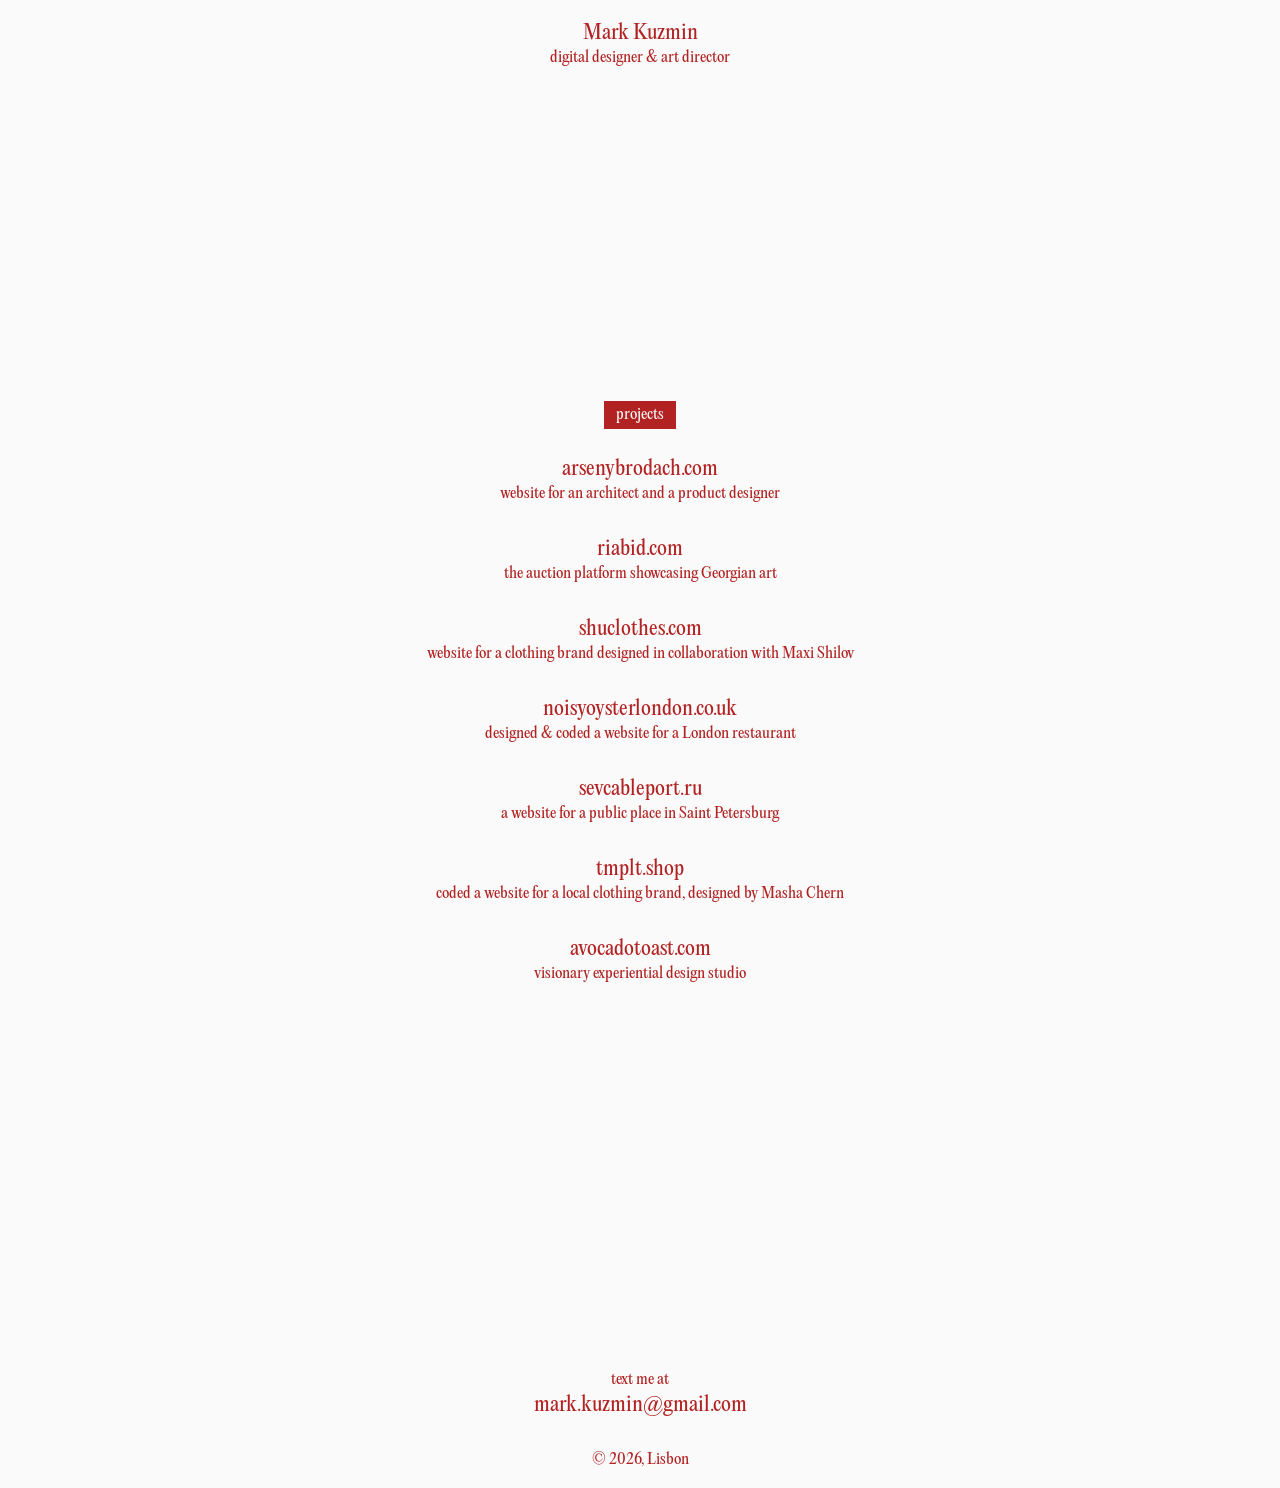
<file: index.html>
<!DOCTYPE HTML>
<html lang="en">
<head>
	<meta charset="utf-8">
	<meta name="viewport" content="width=device-width, initial-scale=1.0">
	<link rel="stylesheet" href="main.css">
	<link rel="stylesheet" href="media.css">
	<title>Mark Kuzmin — digital designer & art director</title>
	<meta property="og:site_name" content="Mark Kuzmin" />
	<meta property="og:title" content="Digital designer & Art director" />
	<meta property="og:url" content="https://www.markkuzmin.com" />
	<meta property="og:image" content="opengraph.png" />
	<link rel="icon" type="image/png" href="favicon.png">

	<script src="script.js"></script>

	<!-- Google tag (gtag.js) -->
	<script async src="https://www.googletagmanager.com/gtag/js?id=G-9YX1M8FVFF"></script>
	<script>
	  window.dataLayer = window.dataLayer || [];
	  function gtag(){dataLayer.push(arguments);}
	  gtag('js', new Date());

	  gtag('config', 'G-9YX1M8FVFF');
	</script>
</head>

<body>

<div class="wrapper">
	<div class="me">
		<h1>Mark Kuzmin</h1>
		<p>digital designer & art director</p>
	</div>

	<div class="portfolio">
		<div class="toast show">projects</div>

		<a href="https://arsenybrodach.com" target="_blank">
			<h2>arsenybrodach.com</h2>
			<p>website for an architect and a product designer</p>
		</a>

		<a href="https://riabid.com" target="_blank">
			<h2>riabid.com</h2>
			<p>the auction platform showcasing Georgian art</p>
		</a>

		<a href="https://shuclothes.com" target="_blank">
			<h2>shuclothes.com</h2>
			<p>website for a clothing brand designed in collaboration with Maxi Shilov</p>
		</a>

		<a href="https://noisyoysterlondon.co.uk" target="_blank">
			<h2>noisyoysterlondon.co.uk</h2>
			<p>designed & coded a website for a London restaurant</p>
		</a>

		<a href="https://sevcableport.ru" target="_blank">
			<h2>sevcableport.ru</h2>
			<p>a website for a public place in Saint Petersburg</p>
		</a>

		<a href="https://tmplt.shop/" target="_blank">
			<h2>tmplt.shop</h2>
			<p>coded a website for a local clothing brand, designed by Masha Chern</p>
		</a>

		<a href="https://avocadotoast.com" target="_blank">
			<h2>avocadotoast.com</h2>
			<p>visionary experiential design studio</p>
		</a>			
	</div>

	<div class="footer">
		<div class="toast" id="toast">
		    email copied to clipboard
		</div>

		<button class="email-button" onclick="copyEmail()" id="copyButton">
			<p>text me at</p>
			<h2>mark.kuzmin@gmail.com</h2>
		</button>
		<p>© 2026, Lisbon</p>
	</div>
</div>

</body>
</html>
</file>
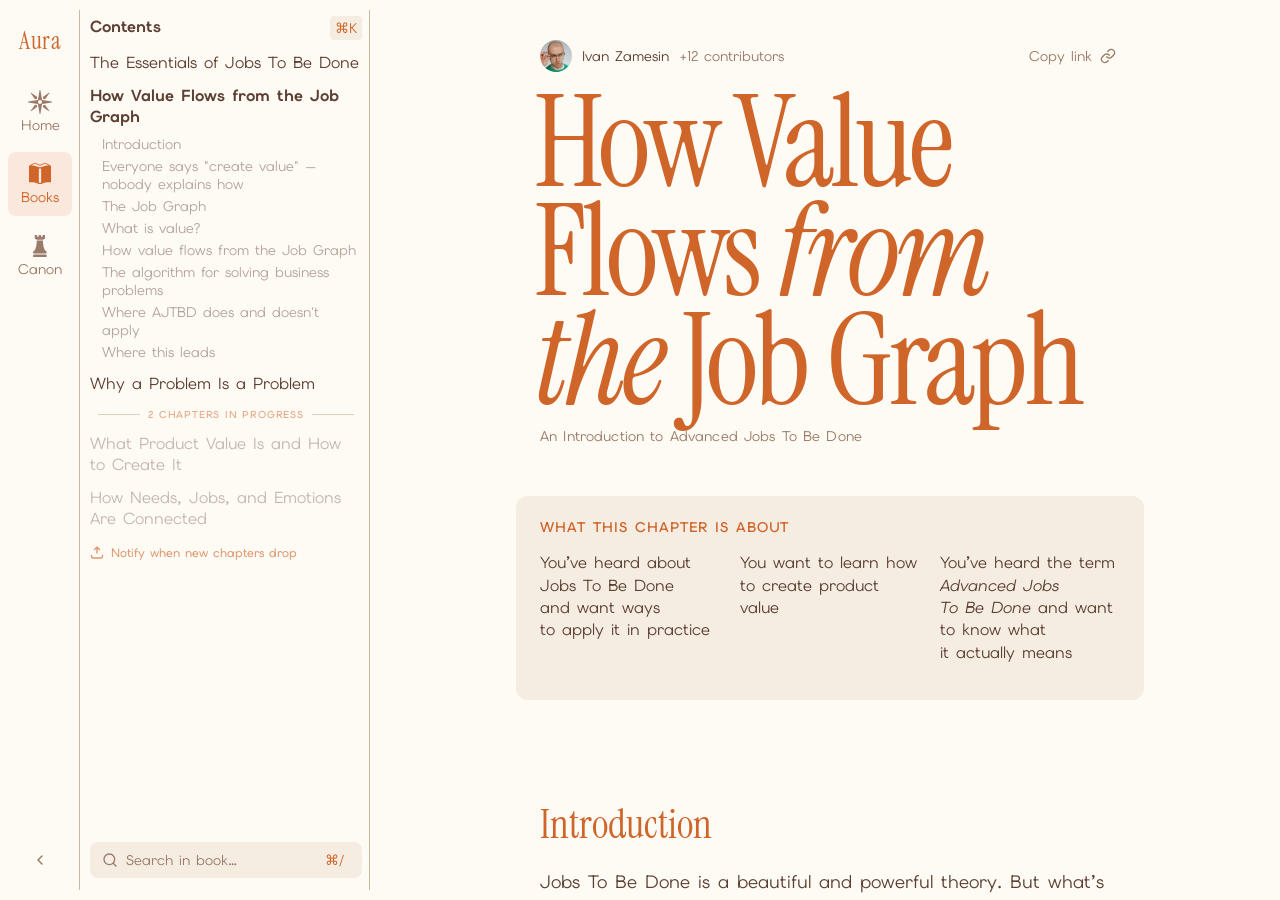
<file: aura/index.html>
<!DOCTYPE HTML>
<html lang="en">
<head>
	<meta charset="utf-8">
	<!--
	┌──────────────────────────────────────────────────────────────────────────┐
	│  AURA — book reading interface                                           │
	│  Designed & built by Mark Kuzmin, May 2026                               │
	├──────────────────────────────────────────────────────────────────────────┤
	│                                                                          │
	│  Ваня, привет!                                                           │
	│                                                                          │
	│  Вкратце про подход. В книгах и лонгридах очень важна консистентность    │
	│  того, куда мы смотрим при чтении. И хорошо бы, чтобы эта область        │
	│  сильно не скакала. Отсюда несколько решений:                            │
	│                                                                          │
	│  1. Отказываемся от острова в пользу непрерывного полотна текста         │
	│     сверху вниз.                                                         │
	│                                                                          │
	│  2. Даём возможность схлопнуть вторую колонку, чтобы приблизить текст    │
	│     к центру экрана (по центру экрана читать приятнее всего) + так мы    │
	│     оставляем только вертикальный ритм, воспринимать текст становится    │
	│     проще.                                                               │
	│                                                                          │
	│  3. Картинки в галереях меняем по скроллу, сопровождая текстом.          │
	│     Горизонтальный скролл мне кажется ошибкой — мы и прячем контент,     │
	│     и разрываем поток чтения необходимостью скроллить куда-то в          │
	│     сторону.                                                             │
	│                                                                          │
	│     Такой подход с галереями даёт возможность наглядно показывать        │
	│     разницу между картинками, т.к. нетронутые части остаются на своих    │
	│     местах, и проще отследить что именно изменилось от слайда к          │
	│     слайду.                                                              │
	│                                                                          │
	│  4. Оглавление раскрывающееся, а не оверлэй — чтобы продолжать видеть    │
	│     текст. Честно говоря, можно было бы и поиск с результатами оставить  │
	│     в этой второй колонке, но тут решил не отходить от брифа.            │
	│                                                                          │
	│  Также считаю очень важной ритмику: чтобы полотно текста периодически    │
	│  чередовалось и контрастировало с другими блоками. Условно, как в        │
	│  музыке: куплет, припев, куплет, припев + прехорус, бридж, соло и т.д.   │
	│  Это стоит аккуратно отсматривать на общем объёме со всеми картинками.   │
	│                                                                          │
	│  Есть ещё много мыслей, но, кажется, формат этого текста не предполагает.│
	│                                                                          │
	│  P.S. Все шрифты — бесплатные гугловские.                                │
	│                                                                          │
	└──────────────────────────────────────────────────────────────────────────┘
	-->
	<meta name="viewport" content="width=device-width, initial-scale=1.0">
	<link rel="stylesheet" href="main.css">
	<link rel="stylesheet" href="media.css">
	<title>How Value Flows from the Job Graph – AURA</title>
	<meta name="description" content="Value is performing the customer's Jobs more energy-efficiently than the alternatives. An introduction to Advanced Jobs To Be Done by Ivan Zamesin." />
	<meta property="og:type" content="article" />
	<meta property="og:site_name" content="AURA" />
	<meta property="og:title" content="How Value Flows from the Job Graph – AURA" />
	<meta property="og:description" content="Value is performing the customer's Jobs more energy-efficiently than the alternatives. An introduction to Advanced Jobs To Be Done by Ivan Zamesin." />
	<meta property="og:url" content="https://markkuzmin.com/aura/" />
	<meta property="og:image" content="https://markkuzmin.com/aura/opengraph.png" />
	<meta property="og:image:width" content="1200" />
	<meta property="og:image:height" content="630" />
	<meta name="twitter:card" content="summary_large_image" />
	<meta name="twitter:title" content="How Value Flows from the Job Graph – AURA" />
	<meta name="twitter:description" content="Value is performing the customer's Jobs more energy-efficiently than the alternatives. An introduction to Advanced Jobs To Be Done by Ivan Zamesin." />
	<meta name="twitter:image" content="https://markkuzmin.com/aura/opengraph.png" />
	<link rel="icon" type="image/png" href="favicon.png">
</head>

<body>

<div class="book__wrapper">
	<div id="navbar-mount"></div>
	<div id="contents-mount"></div>

	<div class="chapter">
		<div class="chapter-cover" id="chapter-top">
			<div class="chapter-cover__body">
				<div class="chapter-cover__meta">
					<div class="chapter-cover__author">
						<img src="ivan.jpeg" alt="Ivan Zamesin">
						<span class="author-name">Ivan Zamesin</span>
						<span class="contributors" id="contributors-toggle">+12 contributors</span>
					</div>
					<a class="share">Copy link <svg width="24" height="24" viewBox="0 0 24 24" fill="none" xmlns="http://www.w3.org/2000/svg"><path d="M10 13C10.4295 13.5741 10.9774 14.0491 11.6066 14.3929C12.2357 14.7367 12.9315 14.9411 13.6467 14.9923C14.3618 15.0435 15.0796 14.9403 15.7513 14.6897C16.4231 14.4392 17.0331 14.047 17.54 13.54L20.54 10.54C21.4508 9.59695 21.9548 8.33394 21.9434 7.02296C21.932 5.71198 21.4061 4.45791 20.4791 3.53087C19.5521 2.60383 18.298 2.07799 16.987 2.0666C15.676 2.0552 14.413 2.55918 13.47 3.46997L11.75 5.17997" stroke="currentColor" stroke-width="2" stroke-linecap="round" stroke-linejoin="round"/><path d="M14.0002 11C13.5707 10.4259 13.0228 9.9508 12.3936 9.60704C11.7645 9.26328 11.0687 9.05886 10.3535 9.00765C9.63841 8.95643 8.92061 9.05961 8.24885 9.3102C7.5771 9.56079 6.96709 9.95291 6.4602 10.46L3.4602 13.46C2.54941 14.403 2.04544 15.666 2.05683 16.977C2.06822 18.288 2.59407 19.542 3.52111 20.4691C4.44815 21.3961 5.70221 21.922 7.01319 21.9334C8.32418 21.9447 9.58719 21.4408 10.5302 20.53L12.2402 18.82" stroke="currentColor" stroke-width="2" stroke-linecap="round" stroke-linejoin="round"/></svg></a>
				</div>

				<!-- Блок с авторами -->
				<div class="contributors-block" id="contributors-block">
					<div class="contributor"><img src="icons/av.svg" alt="Contributor"><p>Alex Smith</p></div>
					<div class="contributor"><img src="icons/av.svg" alt="Contributor"><p>Maria Garcia</p></div>
					<div class="contributor"><img src="icons/av.svg" alt="Contributor"><p>John Chen</p></div>
					<div class="contributor"><img src="icons/av.svg" alt="Contributor"><p>Elena Volkov</p></div>
					<div class="contributor"><img src="icons/av.svg" alt="Contributor"><p>Sara Johnson</p></div>
					<div class="contributor"><img src="icons/av.svg" alt="Contributor"><p>Marco Rossi</p></div>
					<div class="contributor"><img src="icons/av.svg" alt="Contributor"><p>Yuki Tanaka</p></div>
					<div class="contributor"><img src="icons/av.svg" alt="Contributor"><p>Emma Wilson</p></div>
					<div class="contributor"><img src="icons/av.svg" alt="Contributor"><p>Lucas Silva</p></div>
					<div class="contributor"><img src="icons/av.svg" alt="Contributor"><p>Sophia Mueller</p></div>
					<div class="contributor"><img src="icons/av.svg" alt="Contributor"><p>James Park</p></div>
					<div class="contributor"><img src="icons/av.svg" alt="Contributor"><p>Lisa Anderson</p></div>
				</div>

				<div class="chapter-cover__titles">
					<h2>How Value Flows <em>from</em> <em>the</em> Job Graph</h2>
					<p class="chapter-cover__kicker">An Introduction to Advanced Jobs To Be Done</p>
				</div>

				<div class="chapter-cover__about">
					<p class="chapter-cover__about-label">What this chapter is about</p>
					<ul>
						<li>You’ve heard about Jobs To Be Done and want ways to apply it in practice</li>
						<li>You want to learn how to create product value</li>
						<li>You’ve heard the term <em>Advanced Jobs To Be Done</em> and want to know what it actually means</li>
					</ul>
				</div>
			</div>

		</div>

		<div class="text-column" id="introduction">
			<h3>Introduction</h3>

			<p>Jobs To Be Done is a beautiful and powerful theory. But what’s the point of theory if it doesn’t help you make better decisions?</p>

			<p>The goal of Advanced Jobs To Be Done (<span class="abbr">ajtbd</span>) is to give you <strong>algorithms</strong> for solving the business problems product teams actually face — and to answer the questions that come up when you launch and grow a product.</p>

			<p><span class="abbr">ajtbd</span> is a practical extension of <span class="abbr">jtbd</span>. To get from “<span class="abbr">jtbd</span> is a beautiful idea” to “<span class="abbr">jtbd</span> that solves business problems,” I spent five years searching for answers to <em>what is product value, and how do you create it?</em> and <em>how do you make strategic decisions?</em> I had to connect needs to goals to emotions, account for the brain’s predictive function, develop a methodology for interviews and research, and tie all of it back to the problems a product team needs to solve every week.</p>

			<p>In this chapter you’ll meet the foundational principles of <span class="abbr">ajtbd</span>. You’ll learn that <strong>product value is the ability to perform a customer’s Jobs more energy-efficiently</strong>; you’ll meet a new unit of analysis — the <strong>Job Graph</strong>; you’ll see how the Job Graph generates algorithms for solving business problems; and you’ll see where <span class="abbr">ajtbd</span> does and doesn’t apply.</p>
		</div>

		<div class="text-column" id="everyone-says">
			<h3>Everyone says “create value” — nobody explains how</h3>

			<p>In the previous chapter we established that <span class="medium">a Job is the root cause of any human action or purchase</span>, and that Jobs are the <em>expected outcomes</em> the brain formulates to satisfy needs. So in segmentation, and in any product decision, we have to account for the customer’s Jobs.</p>

			<p>But knowing the Jobs isn’t enough. We have to offer the customer something that makes them choose our product over a competitor’s.</p>

			<p>Needs are the root cause of all action, but most people don’t consciously notice them. The brain formulates goals to satisfy needs, and the goals are at least somewhat conscious. <code>Goals = Jobs in <span class="abbr">ajtbd</span></code>. But we still don’t know how to make the customer pick <em>our</em> product. Presumably, <strong>value</strong> plays an important role in that choice.</p>

			<p>But the overwhelming majority of product builders have no operational understanding of how to create value, and that creates a low-grade frustration around the whole question.</p>

			<p>Most people don’t actually know the cause-and-effect chain that leads to a purchase. <strong><span class="abbr">ajtbd</span> describes that chain end-to-end and gives an algorithm for creating value.</strong></p>

			<blockquote class="skeptic">
				<p>Hold on. ‘Create value’ is the most overused phrase in product. Every PM book repeats it like a mantra and then describes nothing. Why should I believe <span class="abbr">ajtbd</span> has a real answer?</p>
			</blockquote>

			<p>Fair. The proof is in the algorithm — by the end of this chapter you’ll have one. If it doesn’t help you make a single concrete decision differently than you would today, throw the book at the wall.</p>
		</div>

		<div class="text-column" id="job-graph">
			<h3>The Job Graph</h3>

			<p class="medium">The Job Graph is the hierarchy of Jobs a person performs in order to satisfy their needs.</p>

			<p>The Job Graph is the second unit of analysis in <span class="abbr">ajtbd</span> (the first is the Job itself) and it is one of the main differences from classical <span class="abbr">jtbd</span>.</p>

			<p class="aside">A quick note: “graph” is a math term, not a noble title.</p>

			<p>From understanding and reshaping the Job Graph, you derive value, product strategy, and the algorithms for solving business problems: which segment to launch a new product into, how to grow conversion to payment, how to retain and reactivate customers, how to grow average revenue per user, how to escape direct competition, how to build disruptive products, and so on.</p>

			<p>If you take any sufficiently complex Job, you’ll find that to perform it — if the person decides to do everything themselves — they have to perform a number of <em>sub-Jobs</em>. They can’t <em>not</em> choose where to fly, buy tickets, book a hotel, and actually take the trip. <span class="abbr">ajtbd</span> calls these “Jobs at a lower level.” They’re performed <em>in order to</em> perform a “Job at a higher level.”</p>

			<p>The Job Graph can have many levels of nesting.</p>

			<p>I use the term “graph” because Jobs often have many-to-many relationships. The Job <em>“hire a competent leader”</em> may be performed by a CEO in order to perform several higher-level Jobs at once: <em>“keep my strong people”</em>, <em>“grow sales”</em>, and <em>“take some load off me.”</em></p>

			<p>A real customer’s Job Graph is determined by two things:</p>

			<ol>
				<li>The structure of the Job Graph that the <em>creators of the solution</em> baked into it.</li>
				<li>The customer’s <em>choice</em> of which solution to use to perform the Job.</li>
			</ol>

			<p>These two principles of how Job Graphs form are what value and strategy flow from. We’ll come back to them throughout this chapter.</p>

			<p>If for the same Job <em>“have a relaxing beach vacation”</em> the customer had picked the solution <em>“tour operator”</em> instead of <em>“do everything myself”</em>, they would have to perform a completely different set of lower-level Jobs.</p>

			<p>If you tried to map the graph of <em>all</em> the Jobs of one person, you’d lose count after a few hundred. But — good news — <strong>you don’t need to know the full Job Graph of a person, and you certainly don’t need the full graph of all people.</strong> At any given moment, to solve your specific business problem, you only need a small slice of the graph.</p>

			<p><span class="abbr">ajtbd</span> gives an algorithm for figuring out <em>which</em> slice to study for which business problem.</p>

			<p>Suppose you’re building a new residential development for a real-estate developer. It makes no sense to study every Job of every person on Earth. From the entire Job Graph, what’s actually valuable is the <strong>critical sequence</strong> of Jobs around buying, renovating, and moving into an apartment — for your focus segments only.</p>
		</div>

		<div class="text-column" id="what-is-value">
			<h3>What is value?</h3>

			<p><em>“What is product value, and how do I create it?”</em> is one of the most important questions any product builder must be able to answer. Two years ago I realized I didn’t have a good answer — and that the books I’d read on product management, economics, and behavioral psychology didn’t either. So I had to do my own research.</p>

			<p>Economics textbooks claim that <code>value = benefit – cost</code>.</p>

			<blockquote class="science">
			  <p>“The brain’s primary job is to predict and manage the body’s metabolic resources. Perception, emotion, and action are all consequences of that predictive energy management.”</p>
			  <p class="science-name">Lisa Feldman Barrett, Seven and a Half Lessons About the Brain, 2020.</p>
			</blockquote>

			<p>If Barrett is right, the brain is, above all else, a <strong>resource manager</strong>. It manages water, oxygen, glucose, fats, minerals, neurotransmitters — and it manages them like an investor: it spends X units of energy now in expectation of getting 3X in return — for instance:</p>

			<div class="flow" role="figure" aria-label="Investment to return flow">
			  <div class="flow-step">
			    <span class="flow-label">Investment</span>
			    <span>I’ll figure out Advanced Jobs To Be Done</span>
			  </div>
			  <div class="flow-arrow" aria-hidden="true">→</div>
			  <div class="flow-step">
			    <span class="flow-label">Payoff</span>
			    <span>I’ll solve harder problems and earn a promotion</span>
			  </div>
			  <div class="flow-arrow" aria-hidden="true">→</div>
			  <div class="flow-step">
			    <span class="flow-label">Return</span>
			    <span>I’ll feel financially safer and live better</span>
			  </div>
			</div>

			<p>The brain spends energy in order to <strong>satisfy needs and perform the Jobs it has set itself</strong>.</p>

			<p>So suppose a person has a Job — a goal the brain has formulated to satisfy a need. They learn about the solutions available for performing that Job. <strong>If we are among those solutions, and if we look like the best investment — the most energy-efficient choice — they will pick us over the competition.</strong></p>

			<p><strong>Value is performing the customer’s Jobs more energy-efficiently than the alternatives.</strong></p>

			<p>In other words, <em>“value”</em> is the proposition: we will perform your Job for fewer of your resources (money, time, effort) and deliver more in return (the Job done better, or more Jobs done, or your needs more fully met, or you feeling calmer, more satisfied, more delighted) — better than the competition.</p>

			<p>But the formula <code>value = benefit – cost</code> doesn’t explain two important phenomena: <strong>the existence of “problems”</strong> and <strong>the surprise we feel when something is genuinely valuable.</strong></p>

			<p>Suppose a CMO performs the Job <em>“bring in leads at target cost and conversion”</em> using the solution <em>“marketing agency X”</em>. They’ve worked together for years and never thought twice about it. Recently, though, the leads have started to drop in quality. When the CMO notices, they’re surprised (<em>there were no problems for years</em>) and angry (<em>I have targets to hit</em>). That’s a <em>“problem.”</em> The CMO is getting less value because they’re paying the same money for less benefit.</p>

			<p>But a problem is more than just less value. <strong>A problem is a signal that the brain’s predictive model was wrong.</strong> Our brains constantly <em>predict first, then simulate, then compare the prediction to actual sensory information</em>. A problem is the gap between what the brain expected and what actually happened.</p>

			<p>A thesis we’ll come back to repeatedly: <strong>expectations (often unconscious) play a critical role in how the brain assesses the value of a particular solution.</strong></p>

			<p>I believe the formula for value must account for expectations. I just don’t yet know how to formalize that.</p>
		</div>

		<div class="text-column" id="value-flows">
			<h3>How value flows from the Job Graph</h3>

			<p>Knowing that <code>value = “performing Jobs more energy-efficiently”</code> doesn’t, by itself, do anything for you. You need a <strong>repeatable algorithm</strong> for creating value.</p>

			<p><strong>If you overlay the brain’s drive toward energy-efficiency onto the Job Graph, it turns out that ABSOLUTELY EVERY successful product decision ever made can be explained as the optimization of a Job Graph.</strong></p>

			<p><strong>Even simpler: value is created by transforming and simplifying the Job Graph.</strong></p>

			<p>The example below tells one story — <em>how American gas stations slowly evolved from “a place to fill up” into “a place to refuel a road trip.”</em> Each frame is one mechanic of value creation applied on top of the previous Job Graph.</p>

			<div class="scroll-section" id="scrollSection-1">
			  <div class="scroll-images" id="imagePanel-1">
			    <div class="scroll-image active" data-index="0">
			      <img src="img/5_1.png">
			      <div class="img-label">Aviasales competes on finding tickets, not selling them.</div>
			    </div>
			    <div class="scroll-image" data-index="1">
			       <img src="img/5_2.png">
			      <div class="img-label">Domklik becomes a lead funnel for mortgages</div>
			    </div>
			    <div class="scroll-image" data-index="2">
			       <img src="img/5_3.png">
			      <div class="img-label">LiFT kills lower-level Jobs for executives and serves the higher Job “run my personal brand.”</div>
			    </div>
			    <div class="scroll-image" data-index="3">
			       <img src="img/5_4.png">
			      <div class="img-label">Yandex Taxi expands from Economy upward, each new tier a neighboring segment whose Job Graph differs in a few lower-level Jobs.</div>
			    </div>
  			    <div class="scroll-image--mobile active" data-index="0">
			      <img src="img/5_1_mobile.png" alt="">
			    </div>
			    <div class="scroll-image--mobile" data-index="1">
			      <img src="img/5_2_mobile.png" alt="">
			    </div>
			    <div class="scroll-image--mobile" data-index="2">
			      <img src="img/5_3_mobile.png" alt="">
			    </div>
			    <div class="scroll-image--mobile" data-index="3">
			      <img src="img/5_4_mobile.png" alt="">
			    </div>
			  </div>

			  <div class="scroll-cards" id="cardsPanel-1">
			    <div class="scroll-card" data-img="0">
			      <div class="card-inner">
			        <p class="card-body">Aviasales (the Russian flight-search aggregator; closest US analog: <strong>Kayak / Skyscanner</strong>) doesn’t compete with sites that <em>sell</em> tickets. It performs the <em>previous</em> Job: <em>“find the cheapest, most convenient tickets.”</em> Its business model lets it find cheaper tickets and offer wider supply than any individual ticket-selling site can.</p>
			      </div>
			    </div>
			    <div class="scroll-card" data-img="1">
			      <div class="card-inner">
			        <p class="card-body"><strong>Sberbank</strong> (the Russian Chase-equivalent in scale; US analog: <strong>Chase / Wells Fargo</strong>) launched <strong>Domklik</strong> as a solution for the <em>previous</em> Jobs of people who buy apartments. Because some buyers now run mortgage calculations, search for apartments, and submit loan applications inside Domklik, Sberbank effectively built a lead funnel into its core mortgage product.</p>
			      </div>
			    </div>
			    <div class="scroll-card" data-img="2">
			      <div class="card-inner">
			        <p class="card-body"><strong>Anastasia Gusenstova</strong>, founder of LiFT — a personal-brand consultancy in Russia (think <strong>a high-touch version of Brand Builders Group or Wasserman</strong>) — found a segment of senior executives willing to pay 450,000 rubles/month (~$5,000) for personal-brand work, where the <em>core value</em> is “do everything for me.” Instead of offering a list of services, LiFT killed most of the lower-level Jobs and effectively climbed to the higher-level Job for these executives: <em>“run my personal brand.”</em></p>
			      </div>
			    </div>
			    <div class="scroll-card" data-img="3">
			      <div class="card-inner">
			        <p class="card-body"><strong>Yandex Taxi</strong> (Russia’s Uber) started with the <em>Economy</em> tier for less affluent, less demanding customers. Over time it added neighboring segments — higher income, higher comfort and status requirements — by introducing tiers all the way up to <em>Business</em> and <em>Elite</em>. Each addition is a slide into a neighboring segment whose Job Graph differs from the previous one in just a few lower-level Jobs.</p>
			      </div>
			    </div>
			  </div>
			</div>

			<p>Imagine our hero is driving from New York to Boston. They didn’t sleep well and want a coffee to stay alert. They want a full tank so they don’t have to think about fuel for the next seven hours of driving. These are lower-level Jobs in service of the higher-level Job <em>“get to Boston safely.”</em></p>

			<p>They pull into their usual Shell station. Their brain has automatically and unconsciously predicted the value, the cost, the benefit, the sub-Jobs they’ll have to perform.</p>

			<p>Pull in. <strong>There’s no fuel.</strong> That’s a <em>“problem.”</em></p>

			<p>Let’s break down what a “problem” actually is:</p>

			<ol>
			  <li>The Job isn’t getting done, and the person feels negative emotions because they spent time and effort and got nothing.</li>
			  <li>They feel a <strong>dopamine dip</strong> because their predictive model was wrong.</li>
			  <li>They now have to perform <strong>extra Jobs</strong> to complete the higher-level Job. I call these <em>“Tax Jobs.”</em></li>
			</ol>

			<p>The first value mechanic I want to introduce is <strong>“fix problems.”</strong> We all intuitively understand this one, but now you can see <em>why</em> it’s valuable: fixing a problem removes the negative emotions caused by an unfinished Job, removes the dopamine dip, and removes the Tax Jobs the customer would otherwise have to perform.</p>

			<p>Now let’s understand why coffee shops appeared at gas stations. Our hero wants both fuel and coffee. With the old solutions, they had to drive to two different places.</p>

			<p>But if you find a way to make <strong>two of a person’s Jobs</strong> be performed for <strong>less total investment</strong>, the person may consider your solution as an alternative to the two old ones. We’re summing the benefits and reducing the cost across both Jobs.</p>

			<p>Now meet the mechanic behind <em>“simplifying”</em> a product. If you find a way to perform the same higher-level Job with <strong>fewer lower-level Jobs</strong> — that is, you “kill” some Jobs — then when the person discovers and tries the new simplified solution, they’ll be <strong>pleasantly surprised</strong>. Their predictive model returns a <em>positive prediction error</em>: they thought it would be straightforward, and it turned out easier. Positive emotions plus a dopamine spike give you a satisfaction lift and an increase in the probability they’ll use your product again.</p>

			<p>As you can see, a <em>problem</em> is directly tied to the Job Graph, the brain’s predictive model, and the emotions that signal an important Job is unfinished or being done badly.</p>

			<p><strong>“Simpler”, “easier”, “more convenient” — these are ALWAYS the killing of Jobs.</strong></p>

			<p>This gives us the following algorithm for creating value:</p>

			<div class="flow flow--algorithm" role="figure" aria-label="Algorithm for creating value">
			  <div class="flow-step">
			    <span class="flow-label">Step 1</span>
			    <span><strong>Study the Job Graphs</strong> of your focus segments with their current solutions — including the problems they hit and the expectations they hold.</span>
			  </div>
			  <div class="flow-arrow" aria-hidden="true">→</div>
			  <div class="flow-step">
			    <span class="flow-label">Step 2</span>
			    <span><strong>Generate hypotheses</strong> for which value mechanics you can apply on top of those graphs.</span>
			  </div>
			  <div class="flow-arrow" aria-hidden="true">→</div>
			  <div class="flow-step flow-step--ranked">
			    <span class="flow-label">Step 3</span>
			    <span><strong>Rank those mechanics</strong> by:</span>
			    <ul class="flow-sublist">
			      <li>higher levels in the graph</li>
			      <li>Jobs in the critical sequence</li>
			      <li>Jobs in the critical sequence that are performed worst, or where you see the largest customer drop-off</li>
			    </ul>
			  </div>
			</div>

			<p>I currently see more than 20 mechanics for value creation, including:</p>

			<p><strong>Base mechanics:</strong></p>

			<ul>
			  <li>Start performing a Job that wasn’t being performed at all</li>
			  <li>Fix problems</li>
			  <li>Perform more Jobs with one solution</li>
			  <li>Kill Jobs</li>
			  <li>Reduce delays between performing Jobs</li>
			  <li>Lower the cost without killing the Job (cheaper)</li>
			</ul>

			<p><strong>Composite mechanics:</strong></p>

			<ul>
			  <li>Climb to the next-higher Job</li>
			  <li>Take the Job off the person entirely</li>
			  <li>Split the benefit and deliver part of it earlier</li>
			  <li>And many others</li>
			</ul>

			<p><strong>The master mechanic of value creation is killing Jobs — it sits at the root of many (if not all) of the others.</strong></p>

			<p>Of course, value also includes “make it cheaper” or “give more benefit.” Those are mechanics too.</p>

			<p>The baseline quality is: <strong>hit the brain’s prediction of the graph, the costs, and the benefits.</strong></p>

			<p>If the resulting Job Graph the person walks through is <em>simpler</em>, the investment <em>smaller</em>, the benefit <em>larger</em> relative to expectations — they say <em>“wow”</em>, feel positive emotions, and the brain rewards itself with dopamine.</p>

			<p>If the resulting graph is <em>more complex</em>, the investment <em>larger</em>, the benefit <em>smaller</em> relative to expectations — they feel negative emotions, call it a <em>“bad experience”</em>, and feel a dopamine dip below baseline, which is unpleasant.</p>

			<blockquote class="skeptic">
			  <p>OK but isn’t this just ‘understand your customer and make their life easier’? Every UX person already says that. What’s actually new here?</p>
			</blockquote>

			<p>What’s new is the <em>unit of analysis</em>. UX talks about <strong>flows and screens</strong>; <span class="abbr">ajtbd</span> talks about <strong>Jobs and graphs</strong>. A flow is a recording of one person doing one thing on one product. A graph is the <em>space</em> of Jobs across solutions, in which your product is one node and your competitors are others. You can’t see the move <em>“climb a level”</em> on a flow — there’s no level in a flow, just steps. You can only see it on a graph. Most of the strategic moves in this book are invisible on a flow.</p>
		</div>

		<div class="text-column" id="algorithm">
			<h3>The algorithm for solving business problems</h3>

			<p>Business problems are solved by an algorithm of <strong>applying value mechanics to the Job Graphs of specific segments</strong>. The algorithm is closely related to the value-creation algorithm above.</p>

			<p>The same energy-optimization principle, <strong>applied at higher levels of the graph</strong> and <strong>across segments grouped by higher-level Jobs</strong>, gives us strategic decisions.</p>

			<p>Have you ever thought about what, exactly, you find in <em>discovery</em>?</p>

			<p>You find <strong>opportunities to create value for customers</strong> while simultaneously <strong>solving your own business problems</strong>, for <strong>segments of people grouped by their Jobs</strong>, by applying <strong>one of the mechanics</strong> on top of their Job Graphs.</p>

			<p>Qualitative (customer-development) and quantitative methods are tools to gather information about Job-based segments and their graphs — and the opportunities to apply mechanics on them.</p>

			<p>Different business problems call for different mechanics. I currently see about <strong>50 mechanics for solving business problems</strong>.</p>

			<p>Depending on the active business problem — find a segment, escape competition, grow market share, enter a new market, reduce churn, increase reactivation, grow <span class="abbr">arpu</span>, etc. — and depending on the structure of the graph and the customer’s behavior in it, you choose <strong>which slices of which graphs you compete for</strong>. <strong>That choice is product strategy.</strong></p>

			<p>Let’s look at examples of strategic moves real products have made.</p>

			<div class="scroll-section" id="scrollSection-2">
			  <div class="scroll-images" id="imagePanel-2">
			    <div class="scroll-image active" data-index="0">
			      <img src="img/4_1.png">
			    </div>
			    <div class="scroll-image" data-index="1">
			       <img src="img/4_2.png">
			    </div>
			    <div class="scroll-image" data-index="2">
			       <img src="img/4_3.png">
			    </div>
			    <div class="scroll-image" data-index="3">
			       <img src="img/4_4.png">
			    </div>
			    <div class="scroll-image" data-index="4">
			       <img src="img/4_5.png">
			    </div>
			    <div class="scroll-image" data-index="5">
			       <img src="img/4_6.png">
			    </div>
			    <div class="scroll-image" data-index="6">
			       <img src="img/4_7.png">
			    </div>
			    <div class="scroll-image" data-index="7">
			       <img src="img/4_8.png">
			    </div>
  			    <div class="scroll-image--mobile active" data-index="0">
			      <img src="img/4_1_mobile.png" alt="">
			    </div>
			    <div class="scroll-image--mobile" data-index="1">
			      <img src="img/4_2_mobile.png" alt="">
			    </div>
			    <div class="scroll-image--mobile" data-index="2">
			      <img src="img/4_3_mobile.png" alt="">
			    </div>
			    <div class="scroll-image--mobile" data-index="3">
			      <img src="img/4_4_mobile.png" alt="">
			    </div>
			    <div class="scroll-image--mobile" data-index="4">
			      <img src="img/4_5_mobile.png" alt="">
			    </div>
			    <div class="scroll-image--mobile" data-index="5">
			      <img src="img/4_6_mobile.png" alt="">
			    </div>
			    <div class="scroll-image--mobile" data-index="6">
			      <img src="img/4_7_mobile.png" alt="">
			    </div>
			    <div class="scroll-image--mobile" data-index="7">
			      <img src="img/4_8_mobile.png" alt="">
			    </div>
			  </div>

			  <div class="scroll-cards" id="cardsPanel-2">
			    <div class="scroll-card" data-img="0">
			      <div class="card-inner">
			        <p class="card-body">How the simplest gas stations — the ones that thirty years ago performed a single Job, “fill the car with fuel” — turned into roadside supermarkets with good coffee and food. All of it grew out of the customer’s Job Graph.</p>
			      </div>
			    </div>
			    <div class="scroll-card" data-img="1">
			      <div class="card-inner">
			        <p class="card-body">Imagine our hero wants to drive from New York to Boston. They want a coffee. They need a full tank. These are lower-level Jobs to the higher-level Job “get to Boston safely.”</p>
			      </div>
			    </div>
			    <div class="scroll-card" data-img="2">
			      <div class="card-inner">
			        <p class="card-body">Our hero plans to pull into their usual Shell. Their brain has already predicted the value, the cost, the benefit, and which sub-Jobs they’ll perform — automatically and unconsciously, in advance.</p>
			      </div>
			    </div>
			    <div class="scroll-card" data-img="3">
			      <div class="card-inner">
			        <p class="card-body">They pull in. There’s no fuel. That’s a “problem.” Negative emotions plus the Tax Jobs the customer is now forced to perform.</p>
			      </div>
			    </div>
			    <div class="scroll-card" data-img="4">
			      <div class="card-inner">
			        <p class="card-body">The first value mechanic — fix problems. Removes the negative emotions, the dopamine dip, and the Tax Jobs that follow when an expected Job fails.</p>
			      </div>
			    </div>
			    <div class="scroll-card" data-img="5">
			      <div class="card-inner">
			        <p class="card-body">Why coffee shops appeared at gas stations — performing several customer Jobs with one solution.</p>
			      </div>
			    </div>
			    <div class="scroll-card" data-img="6">
			      <div class="card-inner">
			        <p class="card-body">If two of a person’s Jobs are performed for less total investment, the new solution becomes a viable alternative to the two old ones.</p>
			      </div>
			    </div>
			    <div class="scroll-card" data-img="7">
			      <div class="card-inner">
			        <p class="card-body">Simplifying a product by killing Jobs creates a positive prediction error in the customer’s brain and lifts satisfaction.</p>
			      </div>
			    </div>
			  </div>
			</div>

			<p>I currently count more than 50 mechanics for solving business problems. You’ll meet all of them later in this book or in my training.</p>

			<p>Teams usually make one of two mistakes when solving a business problem:</p>

			<ul>
			  <li>They generate solution hypotheses <strong>without research</strong> and run off to validate them</li>
			  <li>Or they start with research <strong>without a clear hypothesis</strong> about who they’re talking to and about what — just hoping the research will surface something useful</li>
			</ul>

			<p>The algorithm <span class="abbr">ajtbd</span> proposes:</p>

			<ol>
			  <li><strong>Pick the business problem with the highest ROI</strong> — the actual point of growth. You find growth points either through unit economics or through awareness of where you can create value in the market.</li>

			  <li><strong>Hypothesize the Job Graphs</strong> of different segments and sub-segments — expert guess.</li>

			  <li><strong>From that expert list of segments and graphs, hypothesize which mechanics</strong> could plausibly solve your business problem.</li>

			  <li><strong>Run research</strong> — qualitative interviews, expert interviews, quantitative studies, competitive analysis — to find out which of the mechanics from step 3 actually apply.</li>

			  <li><strong>Generate hypotheses</strong> for which mechanics to apply, based on what the research uncovered.</li>
			</ol>

			<p><strong>Innovation is nothing more than the application of one or more value mechanics and product-strategy mechanics — and that is an algorithm.</strong></p>

			<p>iPhone, Google, Domklik, Aviasales — all of these products are effective and continuously increase value because they apply several strategic mechanics derived from their customers’ Job Graphs.</p>
		</div>

		<div class="text-column" id="where-applies">
			<h3>Where <span class="abbr">ajtbd</span> does and doesn’t apply</h3>

			<p>Because the main tools for studying Jobs and Job Graphs are interviews and surveys, <strong>if a person doesn’t consciously know something, we can’t reliably surface it</strong> — and therefore we can’t reliably hypothesize solutions to business problems whose Jobs sit in the unconscious.</p>

			<p>People are unaware of large parts of their own behavior and motivation. For unconscious needs — like the need for <strong>status</strong> — it’s pointless to ask <em>“why did you do that?”</em>; worse, it’s <strong>dangerous</strong>, because what you’ll get back is a confident-sounding rationalization that has nothing to do with the real driver.</p>

			<p>Examples of products and Jobs where <span class="abbr">ajtbd</span> has limited reach:</p>

			<ul>
				<li>Addictive products and behavior: as far as I can tell, <span class="abbr">ajtbd</span> doesn’t apply to products driven by strong dopaminergic loops — social networks, porn, gambling, alcohol, drugs — and doesn’t describe how decisions about those products are made.</li>
				<li>Trauma-driven behavior: psychological trauma can drive irrational action — harming one’s own health, relationships, work — in ways <span class="abbr">ajtbd</span> interviews can’t surface.</li>
				<li>Deep creative motivation: I haven’t yet studied the decision principles of people at the developmental stage where creative self-realization becomes the dominant force.</li>
				<li>Status, reproduction, and other strong unconscious needs: I don’t yet understand how <span class="abbr">ajtbd</span> describes the brain’s decision-making for strong needs the person doesn’t consciously notice.</li>
			</ul>

			<p>You’ll learn more about unconscious behavior and false rationalization in the upcoming chapter on Needs.</p>
		</div>

		<div class="text-column" id="where-this-leads">
			<h3>Where this leads</h3>

			<p>You now have one of the central insights of <span class="abbr">ajtbd</span>: <strong>value is what happens when you transform a customer’s Job Graph in a direction the brain notices as more energy-efficient than the alternatives.</strong></p>

			<p>In the next chapter we’ll go one level deeper and ask: <em>what, exactly, is a Job?</em> Because in everyday English the word “job” is loose — <em>“my job is to grow conversion”</em>, <em>“the customer’s job is to find an apartment”</em>, <em>“the brain’s job is to predict”</em> — and that looseness silently breaks the algorithm. We’ll fix it with a specific eight-element structure, and the rest of the book will rest on it.</p>

			<blockquote class="skeptic">
				<p>Fine. I’ll buy the Job Graph idea long enough to see what you do with it. But the moment one of these mechanics fails to predict a real product I know, I’m bringing it up. Bring it up. Most of the corrections to this methodology came from someone naming a product I hadn’t accounted for.</p>
			</blockquote>
		</div>


		<!-- Next chapter — not available in demo -->
		<div class="chapter-cover chapter-cover--next" id="next-chapter">
			<div class="chapter-cover__body">
				<div class="chapter-cover__titles">
					<h2>Why <em>a</em> Problem <em>is</em> <em>a</em> Problem</h2>
					<p class="chapter-cover__kicker">Inside the customer’s brain when a Job fails</p>
				</div>

				<div class="chapter-cover__about">
					<p class="chapter-cover__about-label">What this chapter is about</p>
					<ul>
						<li>What happens in the mind and psyche when a problem arises</li>
						<li>How <span class="abbr">ajtbd</span> describes a problem through the lens of Job awareness</li>
						<li>Why a customer problem is both a problem and an opportunity for the business</li>
					</ul>
				</div>

				<p class="chapter-cover__demo-note">This chapter isn’t available in the demo version.</p>
			</div>
		</div>
	</div>
</div>

<!-- Оверлей для мобильного drawer -->
<div class="mobile-overlay" id="mobile-overlay"></div>

<!-- Search overlay — replaces .chapter when active -->
<div class="search-overlay" id="search-overlay" aria-hidden="true">
	<button class="search-overlay__dismiss" id="search-overlay-close" aria-label="Close search">
		<svg width="14" height="14" viewBox="0 0 14 14" fill="none" xmlns="http://www.w3.org/2000/svg">
			<path d="M1 1L13 13M13 1L1 13" stroke="currentColor" stroke-width="1.5" stroke-linecap="round"/>
		</svg>
	</button>

	<!-- Mobile-only search bar inside the overlay (input in drawer is hidden when drawer is closed). -->
	<div class="search-overlay__bar">
		<div class="contents-search-wrap">
			<svg class="contents-search-icon" width="16" height="16" viewBox="0 0 24 24" fill="none" xmlns="http://www.w3.org/2000/svg">
				<path d="M11 19C15.4183 19 19 15.4183 19 11C19 6.58172 15.4183 3 11 3C6.58172 3 3 6.58172 3 11C3 15.4183 6.58172 19 11 19Z" stroke="currentColor" stroke-width="2" stroke-linecap="round" stroke-linejoin="round"/>
				<path d="M20.9999 20.9999L16.6499 16.6499" stroke="currentColor" stroke-width="2" stroke-linecap="round" stroke-linejoin="round"/>
			</svg>
			<input class="contents-search-input" id="search-overlay-input-mobile" type="search" placeholder="Search in book…" autocomplete="off" spellcheck="false">
			<button class="contents-search-clear" id="search-overlay-clear-mobile" aria-label="Clear">✕</button>
		</div>
	</div>

	<div class="search-overlay__body">
		<!-- Empty / initial state -->
		<div class="sr-empty" id="so-empty">
			<p class="sr-empty__title" id="so-empty-title">Search across all chapters</p>
			<p class="sr-empty__hint">Results appear as you type. Try: <span class="sr-chip" data-query="value">value</span>, <span class="sr-chip" data-query="Job Graph">Job Graph</span>, <span class="sr-chip" data-query="problem">problem</span>, <span class="sr-chip" data-query="energy">energy</span></p>
			<div class="sr-demo-label" id="so-demo-label">Results</div>
			<div class="sr-demo" id="so-demo">
				<a class="sr-card sr-card--demo" href="#what-is-value">
					<span class="sr-card__title">What is value?</span>
					<span class="sr-card__excerpt">…<mark>Value</mark> is performing the customer’s Jobs more energy-efficiently than the alternatives. In other words, &#8220;<mark>value</mark>&#8221; is the proposition: we will perform your Job for fewer of your resources and deliver more in return…</span>
				</a>
				<a class="sr-card sr-card--demo" href="#value-flows">
					<span class="sr-card__title">How <mark>value</mark> flows from the Job Graph</span>
					<span class="sr-card__excerpt">…Even simpler: <mark>value</mark> is created by transforming and simplifying the Job Graph. ABSOLUTELY EVERY successful product decision ever made can be explained as the optimization of a Job Graph…</span>
				</a>
				<a class="sr-card sr-card--demo" href="#introduction">
					<span class="sr-card__title">Introduction</span>
					<span class="sr-card__excerpt">…The goal of Advanced Jobs To Be Done is to give you algorithms for solving the business problems product teams actually face…</span>
				</a>
				<a class="sr-card sr-card--demo" href="#algorithm">
					<span class="sr-card__title">The algorithm for solving business problems</span>
					<span class="sr-card__excerpt">…Business problems are solved by applying <mark>value</mark> mechanics to the Job Graphs of specific segments. That choice — which slices of which graphs you compete for — is product strategy…</span>
				</a>
				<a class="sr-card sr-card--demo" href="#everyone-says">
					<span class="sr-card__title">Everyone says “create value” — nobody explains how</span>
					<span class="sr-card__excerpt">…The overwhelming majority of product builders have no operational understanding of how to create <mark>value</mark>…</span>
				</a>
				<a class="sr-card sr-card--demo" href="#job-graph">
					<span class="sr-card__title">The Job Graph</span>
					<span class="sr-card__excerpt">…From understanding and reshaping the Job Graph, you derive <mark>value</mark>, product strategy, and the algorithms for solving business problems…</span>
				</a>
				<a class="sr-card sr-card--demo" href="#where-this-leads">
					<span class="sr-card__title">Where this leads</span>
					<span class="sr-card__excerpt">…<mark>Value</mark> is what happens when you transform a customer’s Job Graph in a direction the brain notices as more energy-efficient than the alternatives…</span>
				</a>
				<a class="sr-card sr-card--wip sr-card--demo" href="#">
					<span class="sr-card__wip">In progress</span>
					<span class="sr-card__title">What Product <mark>Value</mark> Is and How to Create It</span>
					<span class="sr-card__excerpt">…This chapter explores the full mechanics of product <mark>value</mark> creation, connecting needs, Jobs, and outcomes into a unified framework…</span>
				</a>
			</div>
		</div>

		<!-- No results state -->
		<div class="sr-empty" id="so-no-results" style="display:none">
			<p class="sr-empty__title">No results for &#8220;<span id="so-no-q"></span>&#8221;</p>
			<p class="sr-empty__hint">Try a different word, or check the spelling.</p>
		</div>

		<!-- Live results -->
		<div id="so-results" style="display:none">
			<p class="sr-count" id="so-count"></p>
			<div id="so-items" class="sr-demo"></div>
		</div>
	</div>
</div>

<script>window.AURA_ACTIVE_NAV = ‘nav-book';</script>
<script src="js/main.js"></script>
<script src="js/cards.js"></script>
<script src="js/drawer.js"></script>
<script src="js/parallax.js"></script>
<script src="js/search-overlay.js"></script>
<script src="js/loader.js"></script>

</body>
</html>
</file>
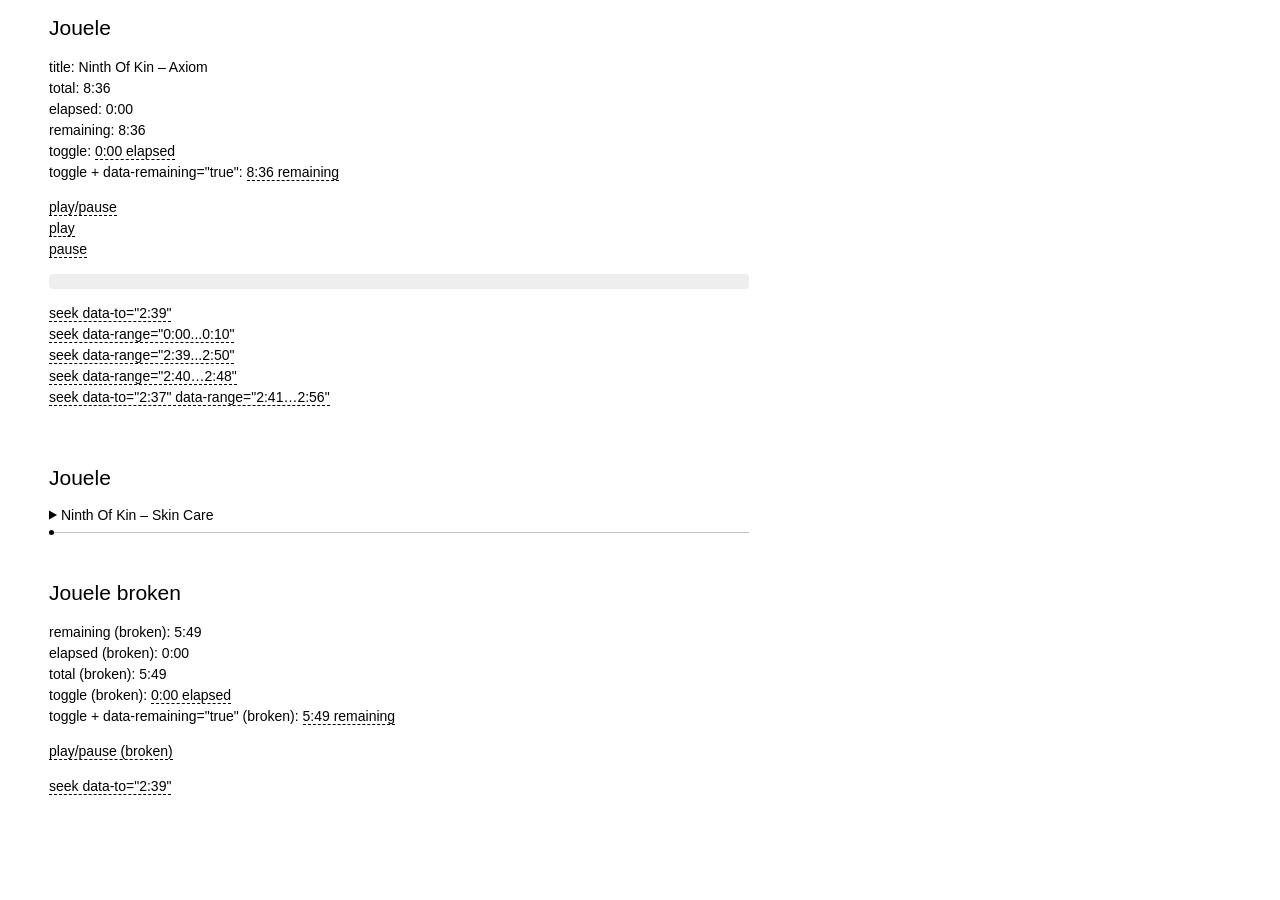
<file: ilya-birman-jouele-3.0.6/example-controls.html>
<!doctype html>
<html>
<head>
    <meta charset="utf-8"/>
    <title>Jouele examples</title>

    <!-- Подключите на страницу jQuery, необходимый для работы Жуэля -->
    <!-- Include jQuery that are mandatory for Jouele -->
    <script src="https://cdnjs.cloudflare.com/ajax/libs/jquery/3.3.1/jquery.min.js"></script>

    <!-- Подключите Жуэль: JS и CSS -->
    <!-- Include Jouele: JS and CSS -->
    <script src="jouele.min.js"></script>
    <link href="jouele.min.css" rel="stylesheet"/>
</head>
<body>

    <style>
        /* Инлайновые стили нужны только для оформления этой страницы с примерами, они не используются Жуэлем */
        /* Inline styles are only for this example page, they are not used by Jouele */
        html, body { margin: 0; padding: 0; background: #fff; font-family: "Helvetica", "Arial", sans-serif; font-size: 14px; line-height: 1.2; color: #000; }

        .example-wrapper { padding: 0 3.5em; position: relative; z-index: 1; max-width: 50em; }
        .example-track { padding: 1em 0 2em; }
        .example-track-header { font-size: 1.5em; line-height: 1.3; font-weight: 400; padding: 0; margin: 0 0 0.75em; }
        .example-track-controls { padding: 0 0 1em; line-height: 1.5; }
        .example-track-controls .jouele-control[data-type="time-toggle"][data-remaining="true"]:after {
            content: " remaining";
        }
        .example-track-controls .jouele-control[data-type="time-toggle"][data-remaining="false"]:after {
            content: " elapsed";
        }
        .example-track-controls .jouele-control[data-type="timeline"] {
            overflow: hidden;
            height: 15px;
            border-radius: 4px;
            border-bottom: 0;
            background: #eee;
        }
        .example-track-controls .jouele-control[data-type="elapsed"] {
            float: left;
            height: 100%;
            background: blue;
        }
        .example-track-controls .jouele-control[data-type="remaining"] {
            float: right;
            height: 100%;
            background: mediumpurple;
        }

        .example-track-controls .jouele-is-interactive {
            color: inherit;
            text-decoration: none;
            border-bottom: 1px dashed;
            cursor: pointer;
        }
        .jouele .jouele-is-interactive {
            border-bottom: 0;
        }
        .jouele-control[data-type="seek"].jouele-is-within,
        .jouele-control[data-type="title"].jouele-is-playing {
            background: yellow;
        }
        .jouele-control[data-type="title"].jouele-is-playing.jouele-is-buffering:after {
            content: " (loading)";
        }

        .jouele-control.jouele-is-unavailable {
            opacity: 0.4;
        }
    </style>

    <div class="example-wrapper">
        <div class="example-track">
            <h3 class="example-track-header">Jouele</h3>
            
            <div class="example-track-controls">
                title: <span class="jouele-control" data-href="http://audio.ilyabirman.ru/Ninth%20Of%20Kin%20-%20Axiom.mp3" data-title="Ninth Of Kin – Axiom" data-type="title"></span><br/>
                total: <span class="jouele-control" data-href="http://audio.ilyabirman.ru/Ninth%20Of%20Kin%20-%20Axiom.mp3" data-type="time-total"></span><br/>
                elapsed: <span class="jouele-control" data-href="http://audio.ilyabirman.ru/Ninth%20Of%20Kin%20-%20Axiom.mp3" data-type="time-elapsed"></span><br/>
                remaining: <span class="jouele-control" data-href="http://audio.ilyabirman.ru/Ninth%20Of%20Kin%20-%20Axiom.mp3" data-type="time-remaining"></span><br/>
                toggle: <span class="jouele-control" data-href="http://audio.ilyabirman.ru/Ninth%20Of%20Kin%20-%20Axiom.mp3" data-type="time-toggle"></span><br/>
                toggle + data-remaining="true": <span class="jouele-control" data-href="http://audio.ilyabirman.ru/Ninth%20Of%20Kin%20-%20Axiom.mp3" data-type="time-toggle" data-remaining="true"></span><br/>
            </div>
            <div class="example-track-controls">
                <span class="jouele-control" data-href="http://audio.ilyabirman.ru/Ninth%20Of%20Kin%20-%20Axiom.mp3" data-type="play-pause">play/pause</span><br/>
                <span class="jouele-control" data-href="http://audio.ilyabirman.ru/Ninth%20Of%20Kin%20-%20Axiom.mp3" data-type="play">play</span><br/>
                <span class="jouele-control" data-href="http://audio.ilyabirman.ru/Ninth%20Of%20Kin%20-%20Axiom.mp3" data-type="pause" data-length="8:36" data-space-control="true">pause</span>
            </div>
            <div class="example-track-controls">
                <div class="jouele-control" data-href="http://audio.ilyabirman.ru/Ninth%20Of%20Kin%20-%20Axiom.mp3" data-type="timeline">
                    <div class="jouele-control" data-href="http://audio.ilyabirman.ru/Ninth%20Of%20Kin%20-%20Axiom.mp3" data-type="elapsed"></div>
                    <div class="jouele-control" data-href="http://audio.ilyabirman.ru/Ninth%20Of%20Kin%20-%20Axiom.mp3" data-type="remaining"></div>
                </div>
            </div>
            <div class="example-track-controls">
                <a href="#" onclick="return false" class="jouele-control" data-href="http://audio.ilyabirman.ru/Ninth%20Of%20Kin%20-%20Axiom.mp3" data-type="seek" data-to="2:39">seek data-to="2:39"</a><br/>
                <span class="jouele-control" data-href="http://audio.ilyabirman.ru/Ninth%20Of%20Kin%20-%20Axiom.mp3" data-type="seek" data-range="0:00...0:10">seek data-range="0:00...0:10"</span><br/>
                <span class="jouele-control" data-href="http://audio.ilyabirman.ru/Ninth%20Of%20Kin%20-%20Axiom.mp3" data-type="seek" data-range="2:39...2:50">seek data-range="2:39...2:50"</span><br/>
                <span class="jouele-control" data-href="http://audio.ilyabirman.ru/Ninth%20Of%20Kin%20-%20Axiom.mp3" data-type="seek" data-range="2:40…2:48">seek data-range="2:40…2:48"</span><br/>
                <span class="jouele-control" data-href="http://audio.ilyabirman.ru/Ninth%20Of%20Kin%20-%20Axiom.mp3" data-type="seek" data-to="2:37" data-range="2:41…2:56">seek data-to="2:37" data-range="2:41…2:56"</span><br/>
            </div>
        </div>

        <div class="example-track">
            <h3 class="example-track-header">Jouele</h3>
            <a href="http://audio.ilyabirman.ru/Ninth%20Of%20Kin%20-%20Skin%20Care.mp3" class="jouele" data-first="true">Ninth Of Kin – Skin Care</a>
        </div>

        <div class="example-track">
            <h3 class="example-track-header">Jouele broken</h3>

            <div class="example-track-controls">
                remaining (broken): <span class="jouele-control" data-href="error.mp3" data-type="time-remaining"></span><br/>
                elapsed (broken): <span class="jouele-control" data-href="error.mp3" data-type="time-elapsed"></span><br/>
                total (broken): <span class="jouele-control" data-href="error.mp3" data-type="time-total"></span><br/>
                toggle (broken): <span class="jouele-control" data-href="error.mp3" data-type="time-toggle"></span><br/>
                toggle + data-remaining="true" (broken): <span class="jouele-control" data-href="error.mp3" data-type="time-toggle" data-remaining="true"></span>
            </div>
            <div class="example-track-controls">
                <span class="jouele-control" data-href="error.mp3" data-length="5:49" data-type="play-pause">play/pause (broken)</span><br/>
            </div>
            <div class="example-track-controls">
                <span class="jouele-control" data-href="error.mp3" data-type="seek" data-to="2:39">seek data-to="2:39"</span><br/>
            </div>
        </div>
    </div>

</body>
</html>
</file>
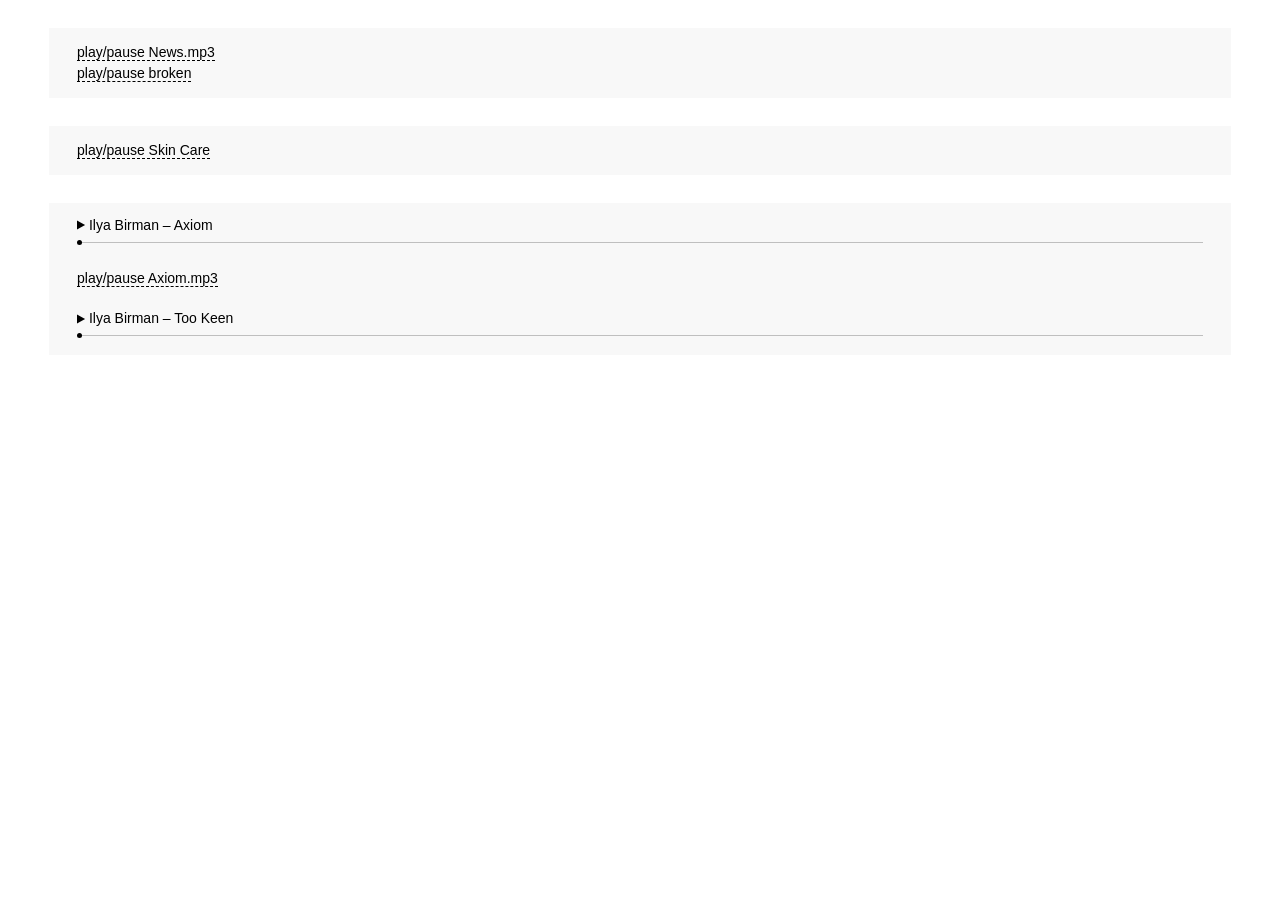
<file: ilya-birman-jouele-3.0.6/example-playlist.html>
<!doctype html>
<html>
<head>
    <meta charset="utf-8"/>
    <title>Jouele examples</title>

    <!-- Подключите на страницу jQuery, необходимый для работы Жуэля -->
    <!-- Include jQuery that are mandatory for Jouele -->
    <script src="https://cdnjs.cloudflare.com/ajax/libs/jquery/3.3.1/jquery.min.js"></script>

    <!-- Подключите Жуэль: JS и CSS -->
    <!-- Include Jouele: JS and CSS -->
    <script src="jouele.min.js"></script>
    <link href="jouele.min.css" rel="stylesheet"/>
</head>
<body>

    <style>
        /* Инлайновые стили нужны только для оформления этой страницы с примерами, они не используются Жуэлем */
        /* Inline styles are only for this example page, they are not used by Jouele */
        html, body { margin: 0; padding: 0; background: #fff; font-family: "Helvetica", "Arial", sans-serif; font-size: 14px; line-height: 1.2; color: #000; }
        .example-wrapper { padding: 2em 3.5em; position: relative; z-index: 1; }
        .example-playlist { margin: 0 0 2em; padding: 1em 2em; background: #f8f8f8; line-height: 1.5; }

        .jouele-is-interactive {
            color: inherit;
            text-decoration: none;
            border-bottom: 1px dashed;
            cursor: pointer;
        }
        .jouele .jouele-is-interactive {
            border-bottom: 0;
        }
    </style>

    <div class="example-wrapper">
        <div class="example-playlist jouele-playlist">
            <span class="jouele-control" data-href="http://audio.ilyabirman.ru/Ilya%20Birman%20-%20News.mp3" data-type="play-pause">play/pause News.mp3</span><br/>
            <span class="jouele-control" data-href="http://audio.ilyabirman.ru/404" data-type="play-pause">play/pause broken</span>
        </div>

        <div class="example-playlist">
            <span class="jouele-control" data-href="http://audio.ilyabirman.ru/Ninth%20Of%20Kin%20-%20Skin%20Care.mp3" data-type="play-pause">play/pause Skin Care</span>
        </div>

        <div class="example-playlist jouele-playlist">
            <a href="http://audio.ilyabirman.ru/Ninth%20Of%20Kin%20-%20Axiom.mp3" class="jouele">Ilya Birman – Axiom</a><br/>
            <span class="jouele-control" data-href="http://audio.ilyabirman.ru/Ninth%20Of%20Kin%20-%20Axiom.mp3" data-type="play-pause">play/pause Axiom.mp3</span><br/><br/>
            <a href="http://audio.ilyabirman.ru/Ninth%20Of%20Kin%20-%20Too%20Keen.mp3" class="jouele">Ilya Birman – Too Keen</a>
        </div>
    </div>

</body>
</html>
</file>
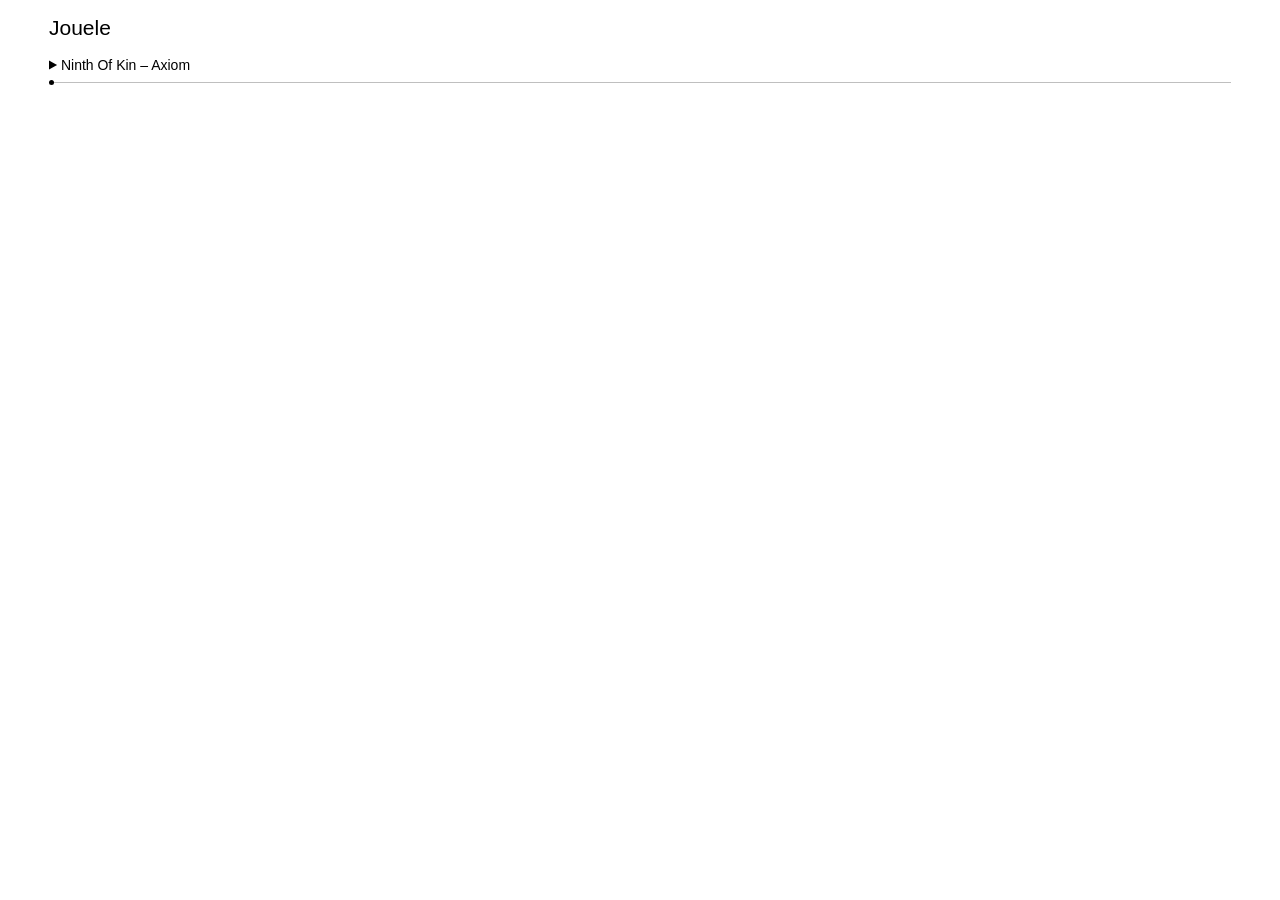
<file: ilya-birman-jouele-3.0.6/example-solo.html>
<!doctype html>
<html>
<head>
    <meta charset="utf-8"/>
    <title>Jouele examples</title>

    <!-- Подключите на страницу jQuery, необходимый для работы Жуэля -->
    <!-- Include jQuery that are mandatory for Jouele -->
    <script src="https://cdnjs.cloudflare.com/ajax/libs/jquery/3.3.1/jquery.min.js"></script>

    <!-- Подключите Жуэль: JS и CSS -->
    <!-- Include Jouele: JS and CSS -->
    <script src="jouele.min.js"></script>
    <link href="jouele.min.css" rel="stylesheet"/>
</head>
<body>

    <style>
        /* Инлайновые стили нужны только для оформления этой страницы с примерами, они не используются Жуэлем */
        /* Inline styles are only for this example page, they are not used by Jouele */
        html, body { margin: 0; padding: 0; background: #fff; font-family: "Helvetica", "Arial", sans-serif; font-size: 14px; line-height: 1.2; color: #000; }
        .example-wrapper { padding: 0 3.5em; }
        .example-track { padding: 1em 0 2em; }
        .example-track-header { font-size: 1.5em; line-height: 1.3; font-weight: 400; padding: 0; margin: 0 0 0.75em; }
    </style>

    <div class="example-wrapper">
        <div class="example-track">
            <h3 class="example-track-header">Jouele</h3>
            <a href="http://audio.ilyabirman.ru/Ninth%20Of%20Kin%20-%20Axiom.mp3" class="jouele" data-space-control="true">Ninth Of Kin – Axiom</a>
        </div>
    </div>

</body>
</html>
</file>
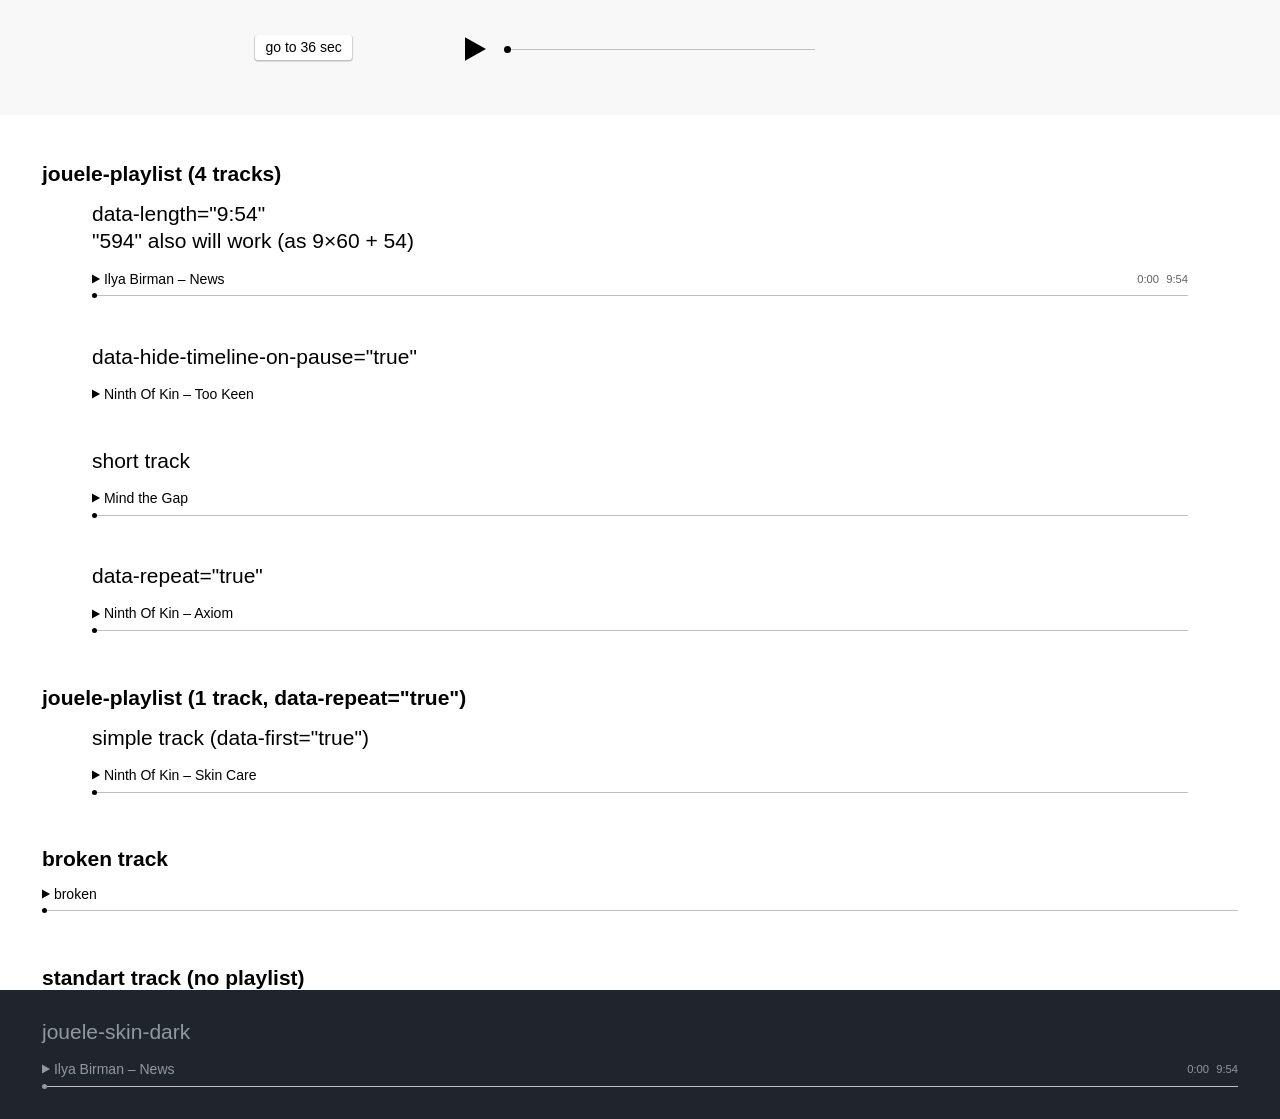
<file: ilya-birman-jouele-3.0.6/example.html>
<!doctype html>
<html>
<head>
    <meta charset="utf-8"/>
    <title>Jouele examples</title>

    <!-- Подключите на страницу jQuery, необходимый для работы Жуэля -->
    <!-- Include jQuery that are mandatory for Jouele -->
    <script src="https://cdnjs.cloudflare.com/ajax/libs/jquery/3.3.1/jquery.min.js"></script>

    <!-- Подключите Жуэль: JS и CSS -->
    <!-- Include Jouele: JS and CSS -->
    <script src="jouele.min.js"></script>
    <link href="jouele.min.css" rel="stylesheet"/>
</head>
<body>

    <style>
        /* Инлайновые стили нужны только для оформления этой страницы с примерами, они не используются Жуэлем */
        /* Inline styles are only for this example page, they are not used by Jouele */
        html, body { margin: 0; padding: 0; background: #fff; font-family: "Helvetica", "Arial", sans-serif; font-size: 14px; line-height: 1.2; color: #000; }
        .example-fixed { position: fixed; top: 0; left: 0; right: 0; padding: 2em 0; background: #f8f8f8; z-index: 9; }
        .example-fixed-controls { width: 55em; margin: 0 auto; position: relative; }
        .example-fixed-controls-top { height: 3em; position: relative; margin: 0 15em; }
        .example-fixed-bar { position: absolute; left: 3em; right: 0; top: 50%; height: 1.5em; margin-top: -0.75em; cursor: pointer; }
        .example-fixed-bar:before { content: ''; position: absolute; top: 50%; left: 0; right: 0; height: 1px; background: #bfbfbf; }
        .example-fixed-bar-elapsed { position: absolute; top: 50%; left: 0; height: 1px; background: #000; transition: background 0.16s; }
        .example-fixed-bar-elapsed.jouele-is-playing { background: #f59331; }
        .example-fixed-bar:hover .example-fixed-bar-elapsed { background: #d04000; transition: none; }
        .example-fixed-bar-position { position: absolute; top: 50%; left: 0; width: 0.5em; height: 0.5em; margin-top: -0.25em; margin-left: -0.25em; border-radius: 50%; background: #000; transition: background 0.16s; }
        .example-fixed-bar-position.jouele-is-playing { background: #f59331; }
        .example-fixed-bar:hover .example-fixed-bar-position { background: #d04000; transition: none; }
        .example-fixed-bar-position:before {
            content: '';
            width: 100%;
            height: 100%;
            padding: 2px;
            display: block;
            font-size: 0;
            position: absolute;
            left: -3px;
            top: -3px;
            border: 1px solid #000;
            border-radius: 50%;
            transition: border-color 0.16s linear, opacity 0.16s linear;
            -webkit-animation: preloader-animate .75s ease infinite;
            -moz-animation: preloader-animate .75s ease infinite;
            -o-animation: preloader-animate .75s ease infinite;
            animation: preloader-animate .75s ease infinite;
            display: none\0/; /* IE 8 */
            opacity: 0;
        }
        .example-fixed-bar-position.jouele-is-buffering:before {
            opacity: 1;
            display: block\0/; /* IE 8 */
        }
        .example-fixed-bar-position.jouele-is-playing:before {
            border-color: #f59331;
        }
        .example-fixed-bar:hover .example-fixed-bar-position:before {
            border-color: #d04000;
            transition: none;
        }
        @-webkit-keyframes preloader-animate {
            0% {
                -webkit-transform: scale(1);
                transform: scale(1);
            }
            50% {
                -webkit-transform: scale(1.2);
                transform: scale(1.2);
            }
            100% {
                -webkit-transform: scale(1);
                transform: scale(1);
            }
        }
        @-moz-keyframes preloader-animate {
            0% {
                -moz-transform: scale(1);
                transform: scale(1);
            }
            50% {
                -moz-transform: scale(1.2);
                transform: scale(1.2);
            }
            100% {
                -moz-transform: scale(1);
                transform: scale(1);
            }
        }
        @-o-keyframes preloader-animate {
            0% {
                -o-transform: scale(1);
                transform: scale(1);
            }
            50% {
                -o-transform: scale(1.2);
                transform: scale(1.2);
            }
            100% {
                -o-transform: scale(1);
                transform: scale(1);
            }
        }
        @keyframes preloader-animate {
            0% {
                -webkit-transform: scale(1);
                -moz-transform: scale(1);
                -o-transform: scale(1);
                transform: scale(1);
            }
            50% {
                -webkit-transform: scale(1.2);
                -moz-transform: scale(1.2);
                -o-transform: scale(1.2);
                transform: scale(1.2);
            }
            100% {
                -webkit-transform: scale(1);
                -moz-transform: scale(1);
                -o-transform: scale(1);
                transform: scale(1);
            }
        }

        .example-fixed-icon { position: absolute; width: 3em; height: 3em; left: 0; top: 0; cursor: pointer; transform: translateX(-25%); }
        .example-fixed-icon__svg { vertical-align: top; width: 100%; }
        .example-fixed-icon__svg path { fill: #000; transition: fill 0.16s; }
        .example-fixed-icon.jouele-is-playing .example-fixed-icon__svg path { fill: #f59331; }
        .example-fixed-icon:hover .example-fixed-icon__svg path { fill: #d04000; transition: none; }
        .example-fixed-controls-bottom { overflow: hidden; margin: 0 15em; }
        .example-fixed-time { float: right; text-align: right; }
        .example-fixed-title { overflow: hidden; text-overflow: ellipsis; white-space: nowrap; }
        .example-fixed-controls-left { position: absolute; left: 0; top: 0.5em; width: 7.5em; }
        .example-fixed-controls-left .jouele-control { display: inline-block; vertical-align: top; padding: 0.25em 0.75em 0.35em; border-radius: 0.2em; background: #fff; box-shadow: 0 0.05em 0.05em 0.05em #bfbfbf; cursor: pointer; transition: background 0.16s, color 0.16s; }
        .example-fixed-controls-left .jouele-control.jouele-is-within { background: #f59331; color: #fff; }
        .example-fixed-controls-left .jouele-control:hover { background: #d04000; color: #fff; transition: none; }
        .example-wrapper { padding: 10em 3em 0; min-width: 50em; }
        .example-header_beforeblack { padding-bottom: 0.5em; }
        .example-wrapper .jouele-playlist { padding: 0 50px; }
        .example-header { margin: 0; padding: 1em 0 0; }
        .example-track { padding: 1em 0 2em; }
        .example-track_black { background: #20242b; color: #909a9c; margin: 0 -3em; padding: 2em 3em; }
        .example-track-header { font-size: 1.5em; line-height: 1.3; font-weight: 400; padding: 0; margin: 0 0 0.75em; }
    </style>

    <div class="example-fixed">
        <div class="example-fixed-controls">
            <div class="example-fixed-controls-top">
                <span class="example-fixed-icon jouele-control" data-type="play-pause">
                    <svg class="example-fixed-icon__svg" xmlns="http://www.w3.org/2000/svg" viewBox="0 0 16 16" enable-background="new 0 0 16 16"><path d="m4 3.5l8 4.5-8 4.5z"/></svg>
                </span>
                <div class="example-fixed-bar jouele-control" data-type="timeline">
                    <span class="example-fixed-bar-elapsed jouele-control" data-type="elapsed"></span>
                    <span class="example-fixed-bar-position jouele-control" data-type="position"></span>
                </div>
            </div>
            <div class="example-fixed-controls-bottom">
                <div class="example-fixed-time">
                    <span class="jouele-control" data-type="time-elapsed"></span>
                    <span class="jouele-control" data-type="time-total"></span>
                </div>
                <div class="example-fixed-title jouele-control" data-type="title">&nbsp;</div>
            </div>
            <div class="example-fixed-controls-left">
                <span class="jouele-control" data-type="seek" data-to="0:36" data-range="0:36...0:36">go to 36 sec</span>
            </div>
        </div>
    </div>

    <div class="example-wrapper">
        <h2 class="example-header">jouele-playlist (4 tracks)</h2>
        <div class="jouele-playlist" data-space-control="true">
            <div class="example-track">
                <h3 class="example-track-header">data-length="9:54"<br/>"594" also will work (as 9×60 + 54)</h3>
                <a href="http://audio.ilyabirman.ru/Ilya%20Birman%20-%20News.mp3" data-length="9:54" class="jouele">Ilya Birman – News</a>
            </div>
            <div class="example-track">
                <h3 class="example-track-header">data-hide-timeline-on-pause="true"</h3>
                <a href="http://audio.ilyabirman.ru/Ninth%20Of%20Kin%20-%20Too%20Keen.mp3" class="jouele" data-hide-timeline-on-pause="true">Ninth Of Kin – Too Keen</a>
            </div>
            <div class="example-track">
                <h3 class="example-track-header">short track</h3>
                <a href="http://audio.ilyabirman.ru/Special/Underground/MindTheGap.mp3" class="jouele">Mind the Gap</a>
            </div>
            <div class="example-track">
                <h3 class="example-track-header">data-repeat="true"</h3>
                <a href="http://audio.ilyabirman.ru/Ninth%20Of%20Kin%20-%20Axiom.mp3" class="jouele" data-repeat="true">Ninth Of Kin – Axiom</a>
            </div>
        </div>

        <h2 class="example-header">jouele-playlist (1 track, data-repeat="true")</h2>
        <div class="jouele-playlist" data-repeat="true">
            <div class="example-track">
                <h3 class="example-track-header">simple track (data-first="true")</h3>
                <a href="http://audio.ilyabirman.ru/Ninth%20Of%20Kin%20-%20Skin%20Care.mp3" class="jouele" data-first="true">Ninth Of Kin – Skin Care</a>
            </div>
        </div>

        <h2 class="example-header">broken track</h2>
        <div class="example-track">
            <a href="http://audio.ilyabirman.ru/404" class="jouele">broken</a>
        </div>

        <h2 class="example-header example-header_beforeblack">standart track (no playlist)</h2>
        <div class="example-track example-track_black">
            <h3 class="example-track-header">jouele-skin-dark</h3>
            <a href="http://audio.ilyabirman.ru/Ilya%20Birman%20-%20News.mp3" class="jouele jouele-skin-dark">Ilya Birman – News</a>
        </div>
    </div>

</body>
</html>
</file>
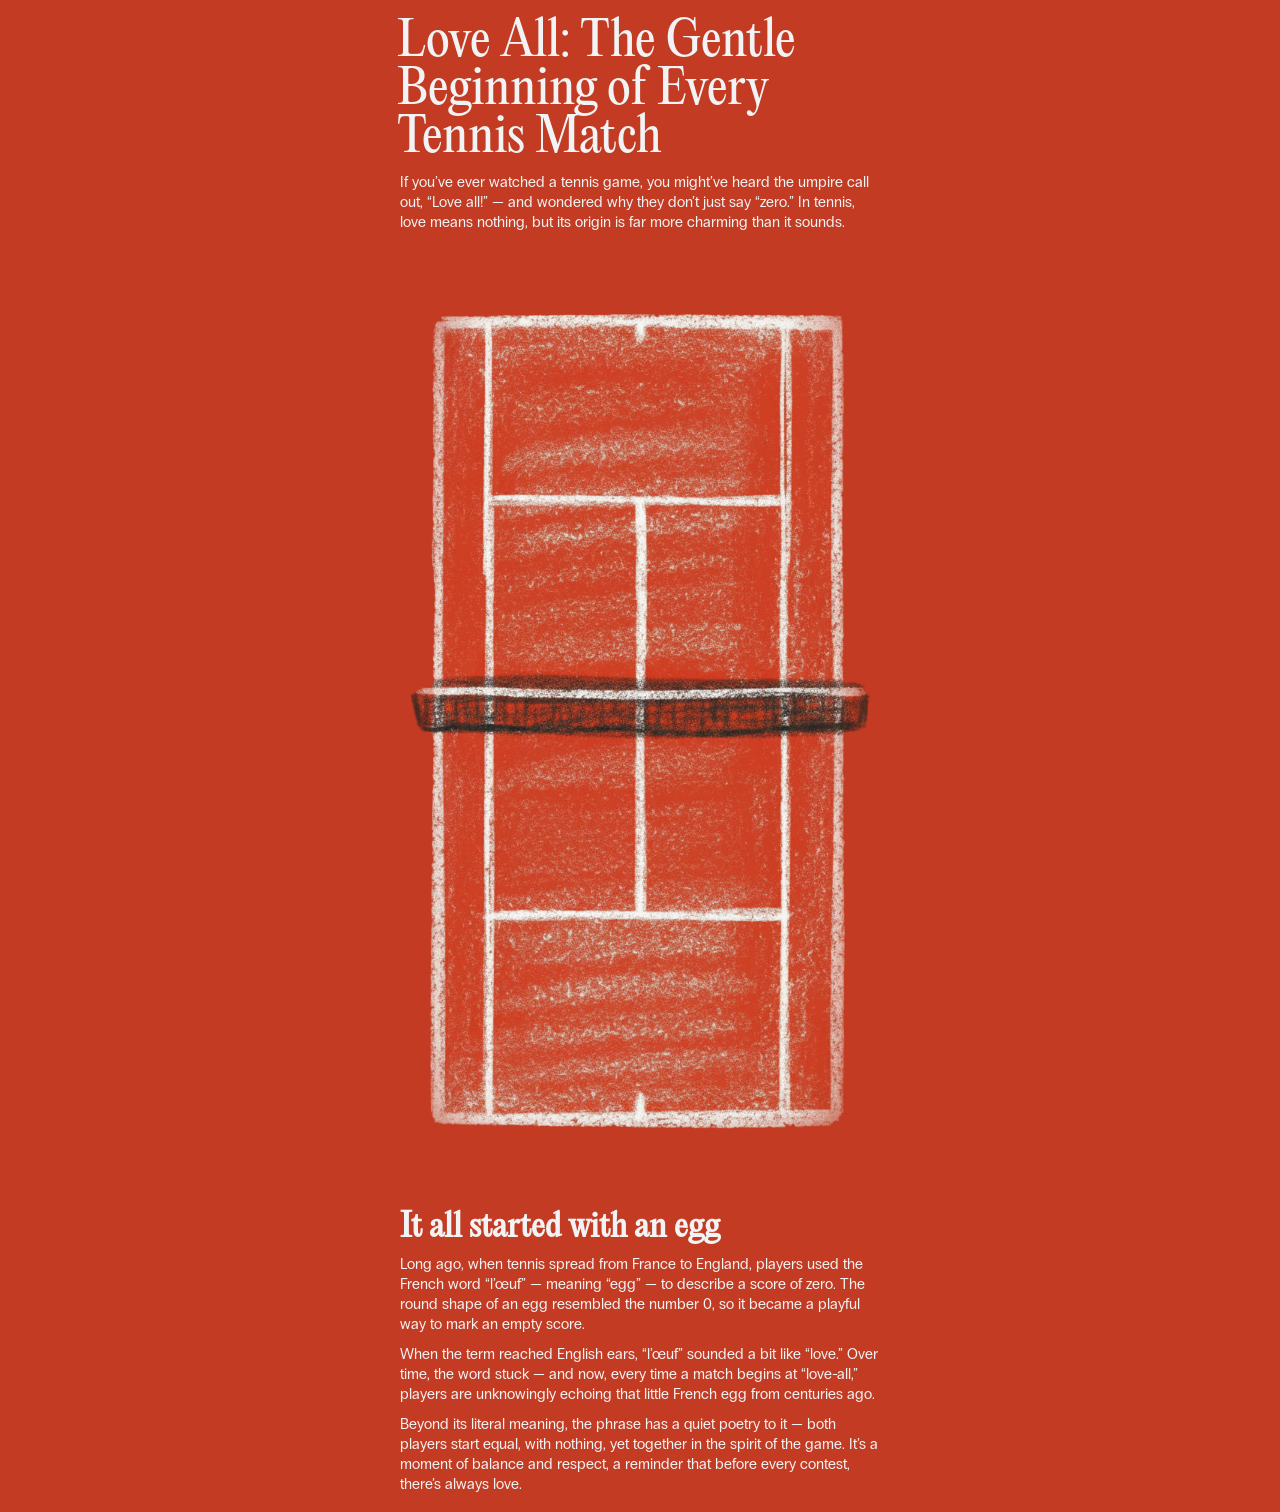
<file: til/tennis.html>
<!DOCTYPE HTML>
<html lang="en">
<head>
	<meta charset="utf-8">
	<meta name="viewport" content="width=device-width, initial-scale=1.0">
	<link rel="stylesheet" href="../main.css">
	<link rel="stylesheet" href="../media.css">
	<title>Mark Kuzmin — TIL #1</title>
	<meta property="og:site_name" content="Mark Kuzmin" />
	<meta property="og:title" content="Digital designer & Art director" />
	<meta property="og:url" content="https://www.markkuzmin.com" />
	<meta property="og:image" content="opengraph.png" />
	<link rel="icon" type="image/png" href="../favicon.png">

	<script src="../script.js"></script>

	<!-- Google tag (gtag.js) -->
	<script async src="https://www.googletagmanager.com/gtag/js?id=G-9YX1M8FVFF"></script>
	<script>
	  window.dataLayer = window.dataLayer || [];
	  function gtag(){dataLayer.push(arguments);}
	  gtag('js', new Date());

	  gtag('config', 'G-9YX1M8FVFF');
	</script>
</head>

<body id="roland-garros">

<div class="wrapper">

	<article>

		<div>
			<h2>Love All: The Gentle Beginning of Every Tennis Match</h2>
			<p>If you’ve ever watched a tennis game, you might’ve heard the umpire call out, “Love all!” — and wondered why they don’t just say “zero.” In tennis, love means nothing, but its origin is far more charming than it sounds.</p>

			<img src="assets/court.png" style="margin: 40px 0;">

			<h3>It all started with an egg</h3>

			<p>Long ago, when tennis spread from France to England, players used the French word “l’œuf” — meaning “egg” — to describe a score of zero. The round shape of an egg resembled the number 0, so it became a playful way to mark an empty score.</p>

			<p>When the term reached English ears, “l’œuf” sounded a bit like “love.” Over time, the word stuck — and now, every time a match begins at “love-all,” players are unknowingly echoing that little French egg from centuries ago.</p>

			<p>Beyond its literal meaning, the phrase has a quiet poetry to it — both players start equal, with nothing, yet together in the spirit of the game. It’s a moment of balance and respect, a reminder that before every contest, there’s always love.</p>
		</div>

	</article>

</div>

</body>
</html>
</file>
<file: main.css>
@font-face {
	font-family: PP Editorial New;
    src: url('pp-editorial-new.otf');
}

@font-face {
	font-family: PP Radio;
    src: url('pp-radio.otf');
}

article {
	width: 480px;
	padding: 0 16px;
}

article div {
	display: flex;
	flex-direction: column;
	gap: 10px;
}

article h2 {
	margin-left: -0.07em;
	font-size: 48px;
	line-height: 48px;
}

article h3 {
	margin: 0;
	font-size: 32px;
	line-height: 32px;
}

article p {
	font-family: 'PP Radio';
}

body {
	color: #B22222;
	background-color: #fafafa;
}

body, h1, h2, p, a {
	margin: 0;
	padding: 0;

	font-size: 15px;
	line-height: 20px;
	font-family: 'PP Editorial New';
	font-weight: 400;

	text-decoration: none;
}

#roland-garros {
	background-color: #C23B22;
	color: #F1F3F4;
}

.wrapper, .me, .portfolio, .portfolio a, .footer {
	display: flex;
	flex-direction: column;
	align-items: center;
}

.wrapper {
	margin: 0 auto;
	padding: 18px 0;

	width: 480px;
	gap: 37vh;
}

.portfolio {
	gap: 0px;
}

.portfolio a {
	padding: 15px 0;
	color: #B22222;
	gap: 0px;
	transition: 1.2s;
}

@media only screen and (min-width: 768px) {

	.portfolio a:hover {
		padding: 30px 0;
		opacity: .75;
		transition: 0.3s;
	}

	button:hover {
			opacity: .75;
		}

}

.portfolio p {
	text-align: center;
	hyphens: auto;
}

h1, h2 {
	font-size: 20px;
	line-height: 30px;
}


button {
  background: none;
  border: none;
  padding: 0;
  margin: 0 0 30px 0;
  font: inherit;
  color: inherit;
  text-decoration: none;
  cursor: pointer;
  outline: none;
  z-index: 1;
}

.toast {
	margin-bottom: 10px;
    background: #B22222;
    color: #fafafa;
    padding: 4px 12px;
    transform: translateY(20px);
    opacity: 0;
    transition: all 0.4s cubic-bezier(0.175, 0.885, 0.32, 1.275);
    z-index: 0;
    display: flex;
    align-items: center;
    gap: 10px;
}

.toast.show {
    transform: translateY(0);
    opacity: 1;
}
</file>
<file: media.css>
@media only screen and (max-width: 767px) {

body {
	font-size: 3.6vw;
	line-height: 1.2;
}

button {
	margin: 0 0 9vw 0;
}

.wrapper {
	max-width: 100vw;
	padding: 5vw;
}

.portfolio {
	gap: 3vw;
}

.portfolio a {
	gap: 5px;
}

p {
	font-size: 3.6vw;
	line-height: 1.2;
}

h1, h2 {
	font-size: 4.4vw;
	line-height: 1.2;
}

}
</file>
<file: aura/main.css>
/* ═══════════════════════════════════════════════════════════
   1. FONTS (Both – Google Fonts)
═══════════════════════════════════════════════════════════ */

@font-face {
  font-family: 'Instrument Serif';
  src: url('fonts/InstrumentSerif-Regular.ttf') format('truetype');
  font-weight: 400;
  font-style: normal;
  font-display: swap;
}

@font-face {
  font-family: 'Instrument Serif';
  src: url('fonts/InstrumentSerif-Italic.ttf') format('truetype');
  font-weight: 400;
  font-style: italic;
  font-display: swap;
}

@font-face {
  font-family: 'Elms Sans';
  src: url('fonts/ElmsSans-VariableFont_wght.ttf') format('truetype');
  font-weight: 100 900;
  font-style: normal;
  font-display: swap;
}

@font-face {
  font-family: 'Elms Sans';
  src: url('fonts/ElmsSans-Italic-VariableFont_wght.ttf') format('truetype');
  font-weight: 100 900;
  font-style: italic;
  font-display: swap;
}


/* ═══════════════════════════════════════════════════════════
   2. VARIABLES
═══════════════════════════════════════════════════════════ */

:root {
  --color-bg:             #FEFAF4;
  --color-bg-secondary:   #F5EDE2;
  --color-bg-warm:        #F0E6D6;
  --color-text-primary:   #5C4033;
  --color-text-secondary: #9A7A68;
  --color-text-muted:     #7A5C4A;
  --color-accent:         #D0652A;
  --color-border-primary: #C9B89E;
  --color-on-accent:      #ffffff;

  --border-width:    1px;
  --border-opacity:  1;

  --navbar-width:   80px;
  --contents-width: 280px;
}


/* ═══════════════════════════════════════════════════════════
   3. RESET & BASE ELEMENTS
═══════════════════════════════════════════════════════════ */

* {
  margin: 0;
  padding: 0;
  box-sizing: border-box;
}

body {
  background-color: var(--color-bg);
  font-family: "Elms Sans", sans-serif;
  color: var(--color-text-primary);
}

h2 {
  font-family: 'Instrument Serif', serif;
  font-weight: 400;
  font-size: 128px;
  line-height: 85%;
  letter-spacing: -0.03em;
  margin-left: -0.05em;
  color: var(--color-accent);
}

h3 {
  font-family: 'Instrument Serif', serif;
  font-weight: 400;
  font-size: 40px;
  line-height: 1.2;
  color: var(--color-accent);
}

ul {
  list-style: none;
  padding-left: 0;
}

code {
  font-family: "Elms Sans", monospace;
  background-color: var(--color-bg-warm);
  color: var(--color-accent);
  border-radius: 4px;
  padding: 2px 6px;
  border: 1px solid rgba(201, 184, 158, 0.5);
  white-space: nowrap;
  letter-spacing: -0.01em;
}


/* ═══════════════════════════════════════════════════════════
   4. LAYOUT
═══════════════════════════════════════════════════════════ */

.book__wrapper {
  width: 100vw;
  min-height: 100vh;
  display: grid;
  grid-template-columns: var(--navbar-width) var(--contents-width) 1fr;
  column-gap: 10px;
  position: relative;
}

/* Vertical border after navbar and contents */
.navbar::after,
.contents::after {
  content: "";
  position: absolute;
  top: 10px;
  right: 0;
  width: var(--border-width);
  height: calc(100% - 20px);
  background: var(--color-border-primary);
  opacity: var(--border-opacity);
}


/* ═══════════════════════════════════════════════════════════
   5. NAVBAR
═══════════════════════════════════════════════════════════ */

.navbar {
  position: sticky;
  top: 0;
  width: var(--navbar-width);
  height: 100vh;
  padding: 8px;
  display: flex;
  flex-direction: column;
  justify-content: space-between;
  background-color: var(--color-bg);
  z-index: 100;
}

.navbar .logo {
  font-family: 'Instrument Serif';
  font-size: 24px;
  color: var(--color-accent);
  letter-spacing: 0.5px;
}

.navbar ul {
  display: flex;
  flex-direction: column;
  gap: 8px;
}

.navbar ul li {
  width: 100%;
  aspect-ratio: 1 / 1;
  display: flex;
  flex-direction: column;
  align-items: center;
  justify-content: center;
  border-radius: 8px;
  gap: 2px;
  font-size: 14px;
  color: var(--color-text-secondary);
}

.navbar ul li svg {
  width: 24px;
  height: 24px;
}

.navbar ul li a {
  display: flex;
  flex-direction: column;
  align-items: center;
  justify-content: center;
  gap: 2px;
  width: 100%;
  height: 100%;
  color: inherit;
  text-decoration: none;
}

.navbar ul li:hover {
  background-color: rgba(208, 101, 42, 0.07);
  cursor: pointer;
}

.navbar ul li.active {
  background-color: rgba(208, 101, 42, 0.12);
  color: var(--color-accent);
  cursor: pointer;
  transition: background-color 0.2s ease, color 0.2s ease;
}

.navbar ul li.active:hover {
  background-color: rgba(208, 101, 42, 0.18);
}

.hotkey {
  background-color: var(--color-bg-secondary);
  color: var(--color-accent);
  display: flex;
  align-items: center;
  justify-content: center;
  height: 24px;
  width: 32px;
  padding: 2px;
  border-radius: 4px;
  font-size: 14px;
}


/* ═══════════════════════════════════════════════════════════
   6. CONTENTS (TABLE OF CONTENTS)
═══════════════════════════════════════════════════════════ */

.contents {
  position: sticky;
  top: 0;
  width: var(--contents-width);
  height: 100vh;
  padding: 0;
  display: flex;
  flex-direction: column;
  transition: width 0.3s ease;
  z-index: 50;
}

.contents.expanded {
  --contents-width: 400px;
}

.contents a {
  text-decoration: none;
  color: var(--color-text-primary);
}

/* ── Header ── */
.contents-header {
  display: flex;
  flex-direction: row;
  justify-content: space-between;
}

/* ── Collapse button ── */
#toc-collapse {
  all: unset;
  display: flex;
  align-items: center;
  justify-content: center;
  width: 100%;
  aspect-ratio: 1 / 1;
  border-radius: 10px;
  color: var(--color-text-secondary);
  cursor: pointer;
  transition: background-color 0.15s ease, color 0.15s ease;
}

#toc-collapse svg {
  transition: transform 0.25s ease;
  pointer-events: none;
}

#toc-collapse:hover {
  background-color: rgba(208, 101, 42, 0.07);
  color: var(--color-text-primary);
}

#toc-collapse.is-collapsed {
  color: var(--color-accent);
  background-color: rgba(208, 101, 42, 0.10);
}

#toc-collapse.is-collapsed svg {
  transform: rotate(180deg);
}

/* ── Toggle for hiding extra content ── */
#contents-toggle {
  cursor: pointer;
}

/* ── Search bar ── */
.contents-search {
  position: static;
  bottom: auto;
  width: 100%;
  margin: 10px 0 0 0;
  box-sizing: border-box;
}

/* ── Book meta ── */
.contents-book-meta {
  display: flex;
  flex-direction: column;
  gap: 2px;
  margin: 14px 0 4px 0;
}

.contents-book-meta__chapters {
  font-size: 13px;
  font-weight: 600;
  color: var(--color-text-primary);
}

.contents-book-meta__wip {
  font-size: 12px;
  color: var(--color-text-secondary);
}

/* ── Scrollable area ── */
.contents-scroll {
  flex: 1;
  overflow-y: auto;
  padding: 16px 8px 160px 0;
}

/* ── Footer ── */
.contents-footer {
  flex-shrink: 0;
  padding: 0 8px 22px 0;
}

/* ── Chapter label ── */
.contents-chapter {
  margin: 12px 0 8px 0;
  font-weight: 400;
}

.contents-chapter a {
  color: inherit;
  text-decoration: none;
  cursor: pointer;
  transition: color 0.15s ease;
}

.contents-chapter a:hover {
  color: var(--color-accent);
}

/* ── List ── */
.contents ul {
  font-size: 14px;
}

.contents ul li {
  position: relative;
  margin-left: 12px;
  margin-bottom: 4px;
  opacity: 0.45;
  transition: opacity 0.15s ease;
}

.contents ul li::before {
  content: "";
  position: absolute;
  left: -12px;
  top: -3px;
  font-size: 12px;
  color: var(--color-accent);
  opacity: 0;
  transition: opacity 0.15s ease;
  line-height: 24px;
  font-weight: 400;
}

.contents ul li:hover {
  opacity: 0.75;
  cursor: pointer;
}

.contents ul li.active {
  opacity: 1;
}

.contents ul li.active::before,
.contents ul li:hover::before {
  content: "→";
  opacity: 1;
}

/* ── Hidden extras (expanded state) ── */
.contents-extra {
  display: none;
  opacity: 0;
  transition: opacity 0.2s ease;
}

.contents.is-open .contents-extra,
.contents.tablet-open .contents-extra,
.contents.mobile-open .contents-extra {
  display: block;
  opacity: 1;
}

/* ── WIP divider ── */
.wip-divider {
  display: flex;
  align-items: center;
  gap: 8px;
  margin: 14px 8px 10px 8px;
}

.wip-divider::before,
.wip-divider::after {
  content: "";
  flex: 1;
  height: 1px;
  background: var(--color-border-primary);
  opacity: 0.6;
}

.wip-divider__label {
  font-size: 10px;
  font-weight: 600;
  letter-spacing: 0.08em;
  text-transform: uppercase;
  color: var(--color-accent);
  opacity: 0.5;
  white-space: nowrap;
}

/* ── Subscribe toggle ── */
.subscribe-toggle {
  margin: 16px 0 4px 0;
}

.subscribe-toggle__btn {
  display: flex;
  align-items: center;
  gap: 7px;
  background: none;
  border: none;
  padding: 0;
  cursor: pointer;
  color: var(--color-accent);
  font-family: inherit;
  font-size: 12px;
  font-weight: 500;
  opacity: 0.65;
  transition: opacity 0.18s ease;
}

.subscribe-toggle__btn:hover {
  opacity: 1;
}

.subscribe-toggle__btn svg {
  flex-shrink: 0;
  transition: transform 0.2s ease;
}

.subscribe-toggle__btn[aria-expanded="true"] svg {
  transform: rotate(180deg);
}

.subscribe-toggle__form {
  display: none;
  align-items: center;
  gap: 6px;
  margin-top: 10px;
}

.subscribe-toggle__form.is-open {
  display: flex;
}

.subscribe-toggle__input {
  flex: 1;
  min-width: 0;
  background: var(--color-bg-secondary);
  border: 1px solid var(--color-border-primary);
  border-radius: 6px;
  padding: 6px 10px;
  font-family: inherit;
  font-size: 12px;
  color: var(--color-text-primary);
  outline: none;
  transition: border-color 0.15s ease;
}

.subscribe-toggle__input::placeholder {
  color: var(--color-text-secondary);
}

.subscribe-toggle__input:focus {
  border-color: var(--color-accent);
}

.subscribe-toggle__submit {
  flex-shrink: 0;
  width: 28px;
  height: 28px;
  display: flex;
  align-items: center;
  justify-content: center;
  background: var(--color-accent);
  color: var(--color-bg);
  border: none;
  border-radius: 6px;
  font-size: 14px;
  cursor: pointer;
  transition: opacity 0.15s ease;
}

.subscribe-toggle__submit:hover {
  opacity: 0.82;
}

.subscribe-toggle__thanks {
  display: none;
  margin-top: 10px;
  font-size: 12px;
  color: var(--color-accent);
  opacity: 0.75;
  font-weight: 500;
}

.subscribe-toggle__thanks.is-visible {
  display: block;
}


/* ═══════════════════════════════════════════════════════════
   7. CHAPTER (main reading area)
═══════════════════════════════════════════════════════════ */

.chapter {
  grid-column: 3;
  height: 100vh;
  overflow-y: auto;
  padding: 0 10px 120px 10px;
  display: flex;
  flex-direction: column;
  align-items: center;
  gap: 60px;
  font-size: 18px;
  line-height: 1.6;
}

/* ── Text column ── */
.text-column {
  width: 100%;
  display: flex;
  flex-direction: column;
  align-items: center;
  gap: 20px;
}

.text-column p {
  width: 100%;
  max-width: 580px;
  text-align-last: left;
  hyphens: auto;
  hanging-punctuation: first last;
}

.text-column h2,
.text-column h3,
.text-column ul,
.text-column ol {
  width: 100%;
  max-width: 580px;
}

.text-column img {
  max-width: 900px;
}

/* ── Footnote ── */
.aside {
  font-size: 14px;
  font-style: italic;
  color: var(--color-text-secondary);
  padding-left: 16px;
  border-left: 2px solid var(--color-border-primary);
}

/* Divider after text-column */
.chapter > .text-column::after {
  content: "";
  display: block;
  width: 100%;
  height: var(--border-width);
  background-color: var(--color-border-primary);
  opacity: var(--border-opacity);
  margin-top: 40px;
}

.chapter > .text-column:last-of-type::after,
.chapter > .text-column:has(+ .chapter-cover)::after {
  content: none;
}

/* ── Intro paragraph ── */
.intro {
  width: 100%;
  max-width: 580px;
  color: var(--color-text-secondary);
}

/* ── Chapter cover ── */
.chapter-cover {
  width: 100%;
  max-height: 90vh;
  display: flex;
  flex-direction: column;
  justify-content: space-between;
  align-items: center;
  padding: 0 10px;
  position: relative;
}

.chapter-cover__body {
  width: 100%;
  max-width: 580px;
  display: flex;
  flex-direction: column;
  flex: 1;
  padding: 40px 0;
  gap: 0;
}

.chapter-cover__meta {
  display: flex;
  justify-content: space-between;
  align-items: center;
  font-size: 14px;
  flex-shrink: 0;
}

.chapter-cover__author {
  display: flex;
  gap: 10px;
  align-items: center;
}

.chapter-cover__author img {
  width: 32px;
  height: 32px;
  border-radius: 50%;
}

.chapter-cover__titles {
  display: flex;
  flex-direction: column;
  justify-content: center;
  gap: 10px;
  padding: 16px 0 48px 0;
}

.chapter-cover__kicker {
  font-size: 14px;
  color: var(--color-text-secondary);
  letter-spacing: 0.01em;
}

.chapter-cover__titles h2 {
  margin-top: 0;
  margin-left: -0.05em;
}

.chapter-cover__about {
  flex-shrink: 0;
  background-color: var(--color-bg-secondary);
  border-radius: 12px;
  padding: 20px 24px 36px 24px;
  margin: 0 -24px;
}

.chapter-cover__about-label {
  font-size: 14px;
  font-weight: 600;
  letter-spacing: 0.07em;
  text-transform: uppercase;
  color: var(--color-accent);
  margin-bottom: 14px;
}

.chapter-cover__about ul {
  display: grid;
  grid-template-columns: repeat(3, 1fr);
  column-gap: 20px;
  list-style: none;
  padding: 0;
  margin: 0;
}

.chapter-cover__about ul li {
  font-size: 16px;
  line-height: 1.4;
  color: var(--color-text-primary);
  position: relative;
  margin: 0;
}

/* ── Scroll hint ── */
.chapter-cover__scroll-hint {
  flex-shrink: 0;
  padding-bottom: 20px;
  color: var(--color-border-primary);
  display: flex;
  align-items: center;
  justify-content: center;
  animation: cover-bounce 2.4s ease-in-out infinite;
}

@keyframes cover-bounce {
  0%, 100% { transform: translateY(0);   opacity: 0.6; }
  50%       { transform: translateY(5px); opacity: 1;   }
}

/* ── Next chapter (demo) ── */
.chapter-cover--next {
  opacity: 0.5;
}

.chapter-cover__demo-note {
  font-size: 13px;
  color: var(--color-text-secondary);
  margin-top: 24px;
  text-align: center;
}


/* ═══════════════════════════════════════════════════════════
   8. CHAPTER CONTENT BLOCKS
═══════════════════════════════════════════════════════════ */

/* ── Bulleted lists ── */
.text-column ul:not(.contents-extra):not(.chapter-main):not(.contents ul) {
  list-style: none;
  padding-left: 0;
  display: flex;
  flex-direction: column;
}

.text-column ul:not(.contents-extra):not(.chapter-main):not(.contents ul) li {
  position: relative;
  padding-left: 24px;
  margin-left: -24px;
  margin-bottom: 0;
  color: var(--color-text-primary);
}

.text-column ul:not(.contents-extra):not(.chapter-main):not(.contents ul) li::before {
  content: "—";
  position: absolute;
  left: 0;
  top: -1px;
  color: var(--color-accent);
  font-weight: 600;
  line-height: 1.6;
  opacity: 0.7;
}

/* Nested ul */
.text-column ul ul {
  margin-top: 6px;
  padding-left: 20px;
}

.text-column ul ul li::before {
  content: "·";
  font-size: 1.1em;
  top: 0.05em;
}

/* ── Numbered lists ── */
.text-column ol {
  list-style: none;
  padding-left: 0;
  counter-reset: chapter-ol;
  display: flex;
  flex-direction: column;
  gap: 10px;
}

.text-column ol li {
  position: relative;
  padding-left: 24px;
  margin-left: -24px;
  counter-increment: chapter-ol;
  color: var(--color-text-primary);
}

.text-column ol li::before {
  content: counter(chapter-ol) ".";
  position: absolute;
  left: 0;
  top: 0;
  font-family: "Elms Sans", sans-serif;
  /*font-size: 18px;*/
  font-weight: 700;
  color: var(--color-accent);
}

/* Nested ul inside ol */
.text-column ol ul {
  margin-top: 8px;
}

/* ── Blockquote base ── */
blockquote {
  font-style: normal;
  width: 100%;
  max-width: 580px;
  padding: 20px 20px 40px 20px;
  margin: 20px 0;
  display: flex;
  flex-direction: column;
  gap: 20px;
}

/* ── Skeptic blockquote ── */
.skeptic {
  position: relative;
  width: 100%;
  max-width: 1200px;
  align-self: center;
  margin-left: calc(50% - 50vw);
  margin-right: calc(50% - 50vw);
  margin-top: 80px;
  margin-bottom: 80px;
  padding: 16px 80px 48px 16px;
  font-size: 28px;
  line-height: 1.45;
  background-color: var(--color-accent);
  color: var(--color-on-accent);
  box-sizing: border-box;
}

.skeptic::before {
  content: "SKEPTIC\00a0WES";
  display: block;
  font-family: "Elms Sans", sans-serif;
  font-style: normal;
  font-size: 12px;
  font-weight: 600;
  letter-spacing: 0.15em;
  color: var(--color-on-accent);
  pointer-events: none;
  margin-left: 1px;
}

.skeptic::after {
  content: none;
}

.text-column .skeptic p {
  width: 100%;
  max-width: none;
  font-family: "Instrument Serif", sans-serif;
  font-size: 40px;
  line-height: 44px;
  margin: 0;
  text-align: left;
  color: var(--color-on-accent);
  hyphens: none;
}

/* ── Science quote ── */
.science {
  position: relative;
  font-family: "Instrument Serif";
  width: 100%;
  max-width: 900px;
  align-self: center;
  margin: 24px auto;
  padding: 32px 0;
  display: flex;
  flex-direction: column;
  gap: 10px;
  border: none;
  background: transparent;
}

.text-column .science p {
  width: 100%;
  max-width: none;
  font-size: 32px;
  line-height: 1.55;
  font-style: italic;
  color: var(--color-text-primary);
  text-align: center;
  text-align-last: center;
  hyphens: none;
}

.science p.science-name {
  font-size: 16px;
  font-style: normal;
  font-family: 'Elms Sans';
  color: var(--color-text-secondary);
  text-align: center;
  margin-top: 8px;
}

/* ── Inline flow diagram ── */
.text-column .flow {
  width: 100%;
  max-width: 580px;
  display: flex;
  align-items: stretch;
  gap: 8px;
  margin: 12px 0 20px 0;
  background-color: var(--color-bg-warm);
  border: 1px solid rgba(201, 184, 158, 0.6);
  border-radius: 10px;
  padding: 16px 14px;
}

.text-column .flow-step {
  flex: 1 1 0;
  display: flex;
  flex-direction: column;
  gap: 6px;
  padding: 4px 6px;
  font-size: 16px;
  line-height: 1.35;
  color: var(--color-text-primary);
  text-align: center;
}

.text-column .flow-step .flow-label {
  font-family: "Instrument Serif", serif;
  font-size: 16px;
  font-style: italic;
  letter-spacing: 0.02em;
  color: var(--color-text-secondary);
}

.text-column .flow-arrow {
  flex: 0 0 auto;
  align-self: center;
  color: var(--color-accent);
  font-size: 20px;
  line-height: 1;
  user-select: none;
}

/* Algorithm variant — full width */
.text-column .flow--algorithm {
  width: 100%;
  max-width: 1200px;
  align-self: center;
  align-items: flex-start;
}

.text-column .flow--algorithm .flow-step {
  text-align: left;
}

.text-column .flow--algorithm .flow-arrow {
  display: none;
}

.text-column .flow-sublist {
  margin: 6px 0 0 0;
  padding: 0 0 0 14px;
  list-style: none;
  display: flex;
  flex-direction: column;
  gap: 4px;
}

.text-column .flow-sublist li {
  position: relative;
  font-size: 16px;
  line-height: 1.4;
  color: var(--color-text-muted);
  padding-left: 10px;
}

.text-column .flow-sublist li::before {
  content: "–";
  position: absolute;
  left: 0;
  color: var(--color-accent);
}

@media (max-width: 640px) {
  .text-column .flow {
    flex-direction: column;
    align-items: stretch;
    gap: 4px;
  }

  .text-column .flow-arrow {
    transform: rotate(90deg);
    align-self: center;
  }
}


/* ═══════════════════════════════════════════════════════════
   9. SCROLL SECTION (sticky image gallery)
═══════════════════════════════════════════════════════════ */

.scroll-section {
  width: 100%;
  display: flex;
  flex-direction: column;
  align-items: center;
  gap: 0;
  position: relative;
}

.scroll-images {
  width: 100%;
  position: sticky;
  top: 0;
  height: 100vh;
  display: flex;
  align-items: center;
  justify-content: center;
  overflow: hidden;
  flex-shrink: 0;
}

.scroll-image {
  position: absolute;
  width: 100%;
  display: flex;
  flex-direction: column;
  align-items: center;
  overflow: hidden;
  transition: opacity 0.45s ease, transform 0.45s ease;
  opacity: 0;
}

.scroll-image.active {
  opacity: 1;
}

.scroll-image img {
  width: 100%;
  object-fit: cover;
  display: block;
}

.scroll-image .img-label {
  padding: 12px 16px;
  font-size: 14px;
  font-weight: 500;
  color: var(--color-text-secondary);
  background: var(--color-bg);
}

/* Mobile variants — hidden on desktop */
.scroll-image--mobile {
  display: none;
}

.gallery-dots--mobile {
  display: none;
}

.scroll-cards {
  width: 100%;
  display: flex;
  flex-direction: column;
  gap: 50vh;
  align-items: center;
  z-index: 999;
  padding-bottom: 50vh;
}

.scroll-card {
  width: 100%;
  min-height: 100vh;
  display: flex;
  justify-content: center;
  align-items: center;
  padding: 2rem 1.5rem 2rem 2rem;
}

.card-inner {
  width: 100%;
  max-width: 720px;
  border: 1px solid var(--color-border-primary);
  background: var(--color-bg);
  padding: 40px;
}

.text-column .card-inner > * {
  width: 100%;
  font-size: 20px;
  max-width: none;
}

.card-title {
  font-size: 16px;
  font-weight: 500;
  font-family: "Elms Sans";
  color: var(--color-text-primary);
  margin: 0 0 10px;
  line-height: 1.35;
}

.card-body {
  font-size: 14px;
  color: var(--color-text-secondary);
  line-height: 1.65;
  margin: 0;
}

/* ── Gallery dot indicators ── */
.gallery-dots {
  position: absolute;
  right: 20px;
  top: 50%;
  transform: translateY(-50%);
  display: flex;
  flex-direction: column;
  gap: 8px;
  z-index: 10;
}

.gallery-dot {
  all: unset;
  display: block;
  width: 8px;
  height: 8px;
  border-radius: 50%;
  background-color: var(--color-border-primary);
  cursor: pointer;
  transition: background-color 0.25s ease, transform 0.25s ease;
  flex-shrink: 0;
}

.gallery-dot--active {
  background-color: var(--color-accent);
  transform: scale(1.35);
}

.gallery-dot:hover:not(.gallery-dot--active) {
  background-color: var(--color-text-secondary);
}


/* ═══════════════════════════════════════════════════════════
   10. CONTRIBUTORS
═══════════════════════════════════════════════════════════ */

.contributors {
  cursor: pointer;
  color: var(--color-text-secondary);
  transition: opacity 0.15s ease;
}

.contributors:hover {
  opacity: 0.7;
}

.contributors-block {
  width: 100%;
  max-width: 580px;
  max-height: 0;
  opacity: 0;
  border-top: var(--border-width) solid var(--color-border-primary);
  margin-top: 0;
  padding-top: 0;
  display: flex;
  flex-wrap: wrap;
  gap: 16px;
  align-items: flex-start;
}

.contributors-block.is-open {
  max-height: 150px;
  opacity: 1;
  padding-top: 20px;
  margin: 20px 0;
}

.contributor {
  display: flex;
  flex-direction: row;
  align-items: center;
  gap: 8px;
  min-width: 60px;
}

.contributor img {
  width: 32px;
  height: 32px;
  border-radius: 50%;
}

.contributor p {
  font-size: 12px;
  text-align: center;
  line-height: 1.2;
  color: var(--color-text-primary);
  word-break: break-word;
}

/* ── Share button ── */
.share {
  position: relative;
  cursor: pointer;
  transition: opacity 0.15s ease;
  display: flex;
  align-items: center;
  gap: 4px;
  color: var(--color-text-secondary);
}

.share:hover {
  color: var(--color-text-muted);
}

.share svg {
  height: 16px;
}

.share.is-copied {
  opacity: 0.5;
}


/* ═══════════════════════════════════════════════════════════
   11. SEARCH — sidebar panel (search.html)
═══════════════════════════════════════════════════════════ */

.search-page {
  position: sticky;
  top: 0;
  width: var(--contents-width);
  height: 100vh;
  padding: 16px 8px;
  display: flex;
  flex-direction: column;
  gap: 0;
  z-index: 50;
  border-right: var(--border-width) solid var(--color-border-primary);
}

/* Third column spacer */
.search-placeholder {
  grid-column: 3;
}

/* ── Input ── */
.search-page__input-wrap {
  display: flex;
  align-items: center;
  gap: 8px;
  background-color: var(--color-bg-secondary);
  border-radius: 8px;
  padding: 6px 12px;
  color: var(--color-text-secondary);
  flex-shrink: 0;
  position: absolute;
  bottom: 22px;
  width: calc(100% - 8px);
}

.search-page__icon {
  flex-shrink: 0;
  color: var(--color-text-secondary);
}

.search-page__input {
  flex: 1;
  border: none;
  background: transparent;
  font-family: "Elms Sans", sans-serif;
  font-size: 14px;
  color: var(--color-text-primary);
  outline: none;
}

.search-page__input::placeholder {
  color: var(--color-text-secondary);
}

.search-page__clear {
  font-size: 12px;
  color: var(--color-text-secondary);
  cursor: pointer;
  opacity: 0;
  pointer-events: none;
  transition: opacity 0.15s ease;
  flex-shrink: 0;
  line-height: 1;
}

.search-page__clear:hover {
  color: var(--color-text-primary);
}

/* Link variant */
.search-page__input-wrap--link {
  text-decoration: none;
  cursor: text;
}

.search-page__input-wrap--link:hover {
  border-color: var(--color-border-primary);
  background-color: var(--color-bg-secondary);
}

.search-page__input--placeholder {
  flex: 1;
  font-size: 14px;
  color: var(--color-text-secondary);
  pointer-events: none;
  user-select: none;
}

.search-page__kbd {
  flex-shrink: 0;
  background: var(--color-bg-warm);
  color: var(--color-text-secondary);
  border-radius: 4px;
  font-size: 11px;
  padding: 2px 6px;
  pointer-events: none;
  white-space: nowrap;
}

/* ── Results ── */
.search-page__results {
  flex: 1;
  overflow-y: auto;
  margin-top: 16px;
}

.search-page__empty,
.search-page__no-results {
  padding: 32px 8px 0;
  display: flex;
  flex-direction: column;
  gap: 6px;
}

.search-page__empty-title {
  font-size: 15px;
  font-weight: 600;
  color: var(--color-text-primary);
}

.search-page__empty-hint {
  font-size: 13px;
  color: var(--color-text-secondary);
  line-height: 1.5;
}

.search-page__count {
  font-size: 12px;
  color: var(--color-text-secondary);
  margin-bottom: 12px;
  padding: 0 4px;
}

/* ── Single result card ── */
.search-result {
  display: block;
  text-decoration: none;
  color: var(--color-text-primary);
  padding: 12px 8px;
  border-radius: 8px;
  transition: background-color 0.15s ease;
  border-bottom: var(--border-width) solid var(--color-border-primary);
}

.search-result:last-child {
  border-bottom: none;
}

.search-result:hover {
  background-color: rgba(208, 101, 42, 0.06);
}

.search-result--wip {
  opacity: 0.4;
  pointer-events: none;
}

.search-result__chapter {
  display: block;
  font-size: 11px;
  color: var(--color-text-secondary);
  margin-bottom: 3px;
  letter-spacing: 0.01em;
}

.search-result__title {
  font-size: 14px;
  font-weight: 600;
  color: var(--color-text-primary);
  margin-bottom: 5px;
  line-height: 1.3;
}

.search-result__excerpt {
  font-size: 13px;
  color: var(--color-text-muted);
  line-height: 1.5;
}

.search-result__excerpt mark {
  background: rgba(208, 101, 42, 0.18);
  color: var(--color-accent);
  border-radius: 2px;
  padding: 0 1px;
}


/* ═══════════════════════════════════════════════════════════
   12. SEARCH — results column (search.html, col 3)
═══════════════════════════════════════════════════════════ */

.search-results-col {
  grid-column: 3;
  height: 100vh;
  overflow-y: auto;
  padding: 40px 48px 80px 48px;
}

/* ── Empty state ── */
.sr-empty__title {
  font-family: 'Instrument Serif', serif;
  font-size: 32px;
  font-weight: 400;
  color: var(--color-accent);
  line-height: 1.15;
  margin-bottom: 12px;
}

.sr-empty__hint {
  font-size: 15px;
  color: var(--color-text-secondary);
  line-height: 1.7;
  margin-bottom: 32px;
}

/* ── Suggestion chips ── */
.sr-chip {
  display: inline-block;
  background: var(--color-bg-warm);
  color: var(--color-accent);
  border-radius: 5px;
  padding: 1px 8px;
  font-size: 14px;
  cursor: pointer;
  border: 1px solid rgba(208, 101, 42, 0.22);
  transition: background 0.13s;
  white-space: nowrap;
}

.sr-chip:hover {
  background: rgba(208, 101, 42, 0.15);
}

/* ── Demo label ── */
.sr-demo-label {
  font-size: 11px;
  font-weight: 600;
  letter-spacing: 0.08em;
  text-transform: uppercase;
  color: var(--color-border-primary);
  margin-bottom: 16px;
}

/* ── Demo cards grid ── */
.sr-demo {
  display: grid;
  grid-template-columns: repeat(auto-fill, minmax(260px, 1fr));
  gap: 12px;
}

/* ── Result card ── */
.sr-card {
  display: flex;
  flex-direction: column;
  gap: 8px;
  text-decoration: none;
  color: var(--color-text-primary);
  padding: 18px 20px;
  border: 1px solid var(--color-border-primary);
  border-radius: 8px;
  background: var(--color-bg);
  transition: border-color 0.15s ease, background 0.15s ease;
  cursor: pointer;
}

.sr-card:hover {
  border-color: var(--color-accent);
  background: var(--color-accent);
}

.sr-card:hover .sr-card__title,
.sr-card:hover .sr-card__excerpt,
.sr-card:hover .sr-card__wip {
  color: var(--color-bg);
}

.sr-card:hover .sr-card__excerpt mark,
.sr-card:hover .sr-card__title mark {
  background: rgba(255, 255, 255, 0.25);
  color: var(--color-bg);
}

.sr-card--wip {
  opacity: 0.45;
  pointer-events: none;
}

.sr-card--demo {
  opacity: 0.72;
}

.sr-card__wip {
  font-size: 10px;
  font-weight: 600;
  letter-spacing: 0.07em;
  text-transform: uppercase;
  color: var(--color-text-secondary);
  margin-left: 2px;
}

.sr-card__title {
  display: block;
  font-family: 'Instrument Serif', serif;
  font-size: 28px;
  font-weight: 400;
  color: var(--color-text-primary);
  line-height: 1.2;
  transition: color 0.13s ease;
}

.sr-card__excerpt {
  display: block;
  font-size: 16px;
  color: var(--color-text-muted);
  line-height: 1.6;
}

.sr-card__excerpt mark,
.sr-card__title mark {
  background: rgba(208, 101, 42, 0.18);
  color: var(--color-accent);
  border-radius: 2px;
  padding: 0 2px;
  font-style: inherit;
}

.sr-count {
  font-size: 11px;
  font-weight: 600;
  letter-spacing: 0.08em;
  text-transform: uppercase;
  color: var(--color-text-secondary);
  margin-bottom: 16px;
}

/* ── Search results responsive ── */
@media (min-width: 768px) and (max-width: 1279px) {
  .search-results-col {
    padding: 28px 24px 60px 24px;
  }
}

@media (max-width: 768px) {
  .sr-demo {
    grid-template-columns: 1fr;
  }

  .search-results-col {
    grid-column: unset;
    height: auto;
    overflow-y: unset;
    padding: 80px 16px 60px 16px;
  }
}


/* ═══════════════════════════════════════════════════════════
   13. SEARCH — overlay (index.html)
═══════════════════════════════════════════════════════════ */

.search-overlay {
  display: none;
  position: fixed;
  top: 0;
  right: 0;
  left: calc(var(--navbar-width, 80px) + var(--contents-width, 280px) + 20px);
  bottom: 0;
  background: var(--color-bg);
  z-index: 200;
  flex-direction: column;
  overflow: hidden;
}

.search-overlay.is-open {
  display: flex;
}

/* ── Dismiss (×) button — absolute top-right corner ── */
.search-overlay__dismiss {
  position: absolute;
  top: 12px;
  right: 12px;
  border: none;
  background: none;
  cursor: pointer;
  color: var(--color-border-primary);
  padding: 4px;
  line-height: 0;
  transition: color 0.13s;
  z-index: 1;
}

.search-overlay__dismiss:hover {
  color: var(--color-text-primary);
}

/* ── Mobile search bar inside overlay (hidden on tablet/desktop) ── */
.search-overlay__bar {
  display: none;
}

/* ── Body ── */
.search-overlay__body {
  flex: 1;
  overflow-y: auto;
  padding: 32px 48px 80px 48px;
}

/* ── Overlay responsive ── */
@media (min-width: 768px) and (max-width: 1279px) {
  .search-overlay {
    left: var(--navbar-width, 80px);
    top: 0;
    z-index: 300;
  }

  .search-overlay__bar {
    display: block;
    padding: 12px 52px 12px 16px;
    border-bottom: 1px solid var(--color-border-primary);
    background: var(--color-bg);
  }

  .search-overlay__body {
    padding: 24px 24px 60px 24px;
  }

  .search-overlay__body .sr-demo {
    grid-template-columns: 1fr;
  }
}

@media (max-width: 768px) {
  .search-overlay {
    left: 0;
    top: 0;
    z-index: 400;
  }

  .search-overlay__bar {
    display: block;
    padding: 12px 52px 12px 16px; /* right padding leaves room for the × button */
    border-bottom: 1px solid var(--color-border-secondary, rgba(0,0,0,0.08));
    background: var(--color-bg);
  }

  .search-overlay__body {
    padding: 20px 16px 60px 16px;
  }

  .search-overlay__body .sr-demo {
    grid-template-columns: 1fr;
  }
}

/* ── Contents search input ───────────────────────────────────────── */
.contents-search-wrap {
  display: flex;
  height: 36px;
  align-items: center;
  gap: 8px;
  background-color: var(--color-bg-secondary);
  border-radius: 8px;
  padding: 6px 12px;
  color: var(--color-text-secondary);
  transition: background 0.13s;
}

.contents-search-wrap:focus-within {
  background-color: var(--color-bg-secondary);
}

.contents-search-icon {
  flex-shrink: 0;
  color: var(--color-text-secondary);
}

.contents-search-input {
  flex: 1;
  min-width: 0;
  border: none;
  background: transparent;
  font-family: "Elms Sans", sans-serif;
  font-size: 14px;
  color: var(--color-text-primary);
  outline: none;
}

.contents-search-input::placeholder {
  color: var(--color-text-secondary);
}

.contents-search-input::-webkit-search-cancel-button {
  -webkit-appearance: none;
}

.contents-search-clear {
  display: none;
  border: none;
  background: none;
  cursor: pointer;
  color: var(--color-text-secondary);
  font-size: 12px;
  line-height: 1;
  padding: 0;
  flex-shrink: 0;
}

.contents-search-clear:hover {
  color: var(--color-text-primary);
}

.contents-search-kbd {
  flex-shrink: 0;
}


/* ═══════════════════════════════════════════════════════════
   14. UTILITIES
═══════════════════════════════════════════════════════════ */

.bold   { font-weight: 700; }
.medium { font-weight: 500; }
.wip    { opacity: 0.35; }
.abbr   { text-transform: uppercase; letter-spacing: 0.05em; }
</file>
<file: aura/media.css>
/* ═══════════════════════════════════════════════════════════════════
   RESPONSIVE STYLES
   Структура:
     1. Tablet (768–1279px) — drawer для contents
     2. Mobile (≤768px)
        2.1  Базовый layout (header, drawer, оверлей)
        2.2  Контент: chapter, обложка, типографика
        2.3  Спец-блоки: skeptic, science, code, flow, scroll-section
        2.4  Search page
     3. Узкий мобильный (≤375px) — точечные правки
   ═══════════════════════════════════════════════════════════════════ */


/* ────────────────────────────────────────────────────────────────────
   1. TABLET  768px – 1279px
   Navbar остаётся вертикальным. Contents становится выезжающим
   drawer'ом, который открывается кнопкой "hide contents".
──────────────────────────────────────────────────────────────────── */
@media (min-width: 768px) and (max-width: 1279px) {

  /* Сжимаем колонку contents до 0 */
  .book__wrapper {
    grid-template-columns: var(--navbar-width) 0 1fr;
  }

  /* Contents — фиксированный drawer рядом с navbar */
  .contents {
    position: fixed;
    top: 0;
    left: var(--navbar-width);
    width: 280px;
    height: 100%;
    z-index: 150;
    background-color: var(--color-bg);
    padding: 0;
    overflow: hidden;
    display: flex;
    flex-direction: column;
    transform: translateX(calc(-100% - var(--navbar-width)));
    transition: transform 0.28s ease, box-shadow 0.28s ease;
    box-shadow: none;
  }

  .contents-footer {
    order: -1;
    padding: 12px;
    border-top: none;
    border-bottom: var(--border-width) solid var(--color-border-primary);
  }

  .contents-scroll {
    flex: 1;
    overflow-y: auto;
    padding: 16px 12px 24px 16px;
  }

  .contents::after {
    display: none;
  }

  .contents.tablet-open {
    transform: translateX(0);
    box-shadow: 4px 0 24px rgba(0, 0, 0, 0.10);
  }

  /* Полупрозрачная подложка под drawer */
  .tablet-overlay {
    display: none;
    position: fixed;
    top: 0;
    left: var(--navbar-width);
    right: 0;
    bottom: 0;
    background: rgba(0, 0, 0, 0.22);
    z-index: 140;
  }

  .tablet-overlay.visible {
    display: block;
  }

  .search-overlay__dismiss {
    top: 19px;
    right: 16px;
  }

  .hotkey {
    display: none !important;
  }

  .chapter {
    grid-column: 3;
  }
}


/* ════════════════════════════════════════════════════════════════════
   2. MOBILE  ≤768px
   ════════════════════════════════════════════════════════════════════ */
@media (max-width: 768px) {

  /* ── Переменные мобилы ── */
  :root {
    --navbar-width: 100%;
    --contents-width: 280px;
    --header-height: 56px;
    --mobile-pad-x: 16px;
  }


  /* ──────────────────────────────────────────────────────────
     2.1  БАЗОВЫЙ LAYOUT
  ────────────────────────────────────────────────────────── */

  /* Хоткеи на мобиле не работают — скрываем подсказки */
  .hotkey {
    display: none !important;
  }

  html, body {
    /*overflow-x: hidden;       */
  }

  .book__wrapper {
    display: block;             /* отключаем grid */
    width: 100%;
    min-height: 100vh;
  }


  /* ── Header (бывший вертикальный navbar) ── */
  .navbar {
    position: absolute;
    top: 0;
    left: 0;
    width: 100%;
    height: var(--header-height);
    flex-direction: row;
    align-items: center;
    justify-content: space-between;
    padding: 0 var(--mobile-pad-x);
    z-index: 200;
    background-color: var(--color-bg);
    border-bottom: var(--border-width) solid var(--color-border-primary);
  }

  /* Убираем вертикальную линию-разделитель navbar */
  .navbar::after {
    display: none;
  }

  /* Логотип и иконки выстраиваются в ряд */
  .navbar ul {
    flex-direction: row;
    gap: 16px;
    align-items: center;
  }

  .navbar ul li {
    width: 44px;
    height: 44px;
    aspect-ratio: unset;
    border-radius: 8px;
    font-size: 11px;
  }

  /* Logo — отдельной шириной, чтобы вмещался текст "Aura" */
  .navbar ul li.logo {
    width: auto;
  }

  /* На мобиле подписи под иконками не нужны — только глифы.
     Скрываем текстовые метки у всех пунктов, кроме логотипа. */
  .navbar ul li:not(.logo) {
    font-size: 12px;
  }

  .navbar ul li:not(.logo) a {
    gap: 0;
    font-size: 12px;
  }

  .navbar ul li svg {
    width: 22px;
    height: 22px;
  }


  /* ── Бургер ── */
  /* Кнопка "hide contents" на мобиле превращается в бургер.
     На десктопе она содержит <svg> стрелку — её нужно спрятать
     и нарисовать три полоски через ::before. */
  #toc-collapse {
    display: flex;
    align-items: center;
    justify-content: center;
    width: 40px;
    height: 40px;
    border-radius: 8px;
    aspect-ratio: unset;
    font-size: 0;
    position: relative;
    flex-shrink: 0;
    color: transparent;         /* прячем потенциальный текст */
  }

  #toc-collapse svg {
    display: none;              /* прячем десктопную стрелку */
  }

  /* Три полоски бургера */
  #toc-collapse::before {
    content: "";
    display: block;
    width: 20px;
    height: 2px;
    background: var(--color-text-primary);
    box-shadow: 0 5px 0 var(--color-text-primary), 0 -5px 0 var(--color-text-primary);
  }


  /* ── Drawer (бывший contents) ── */
  .contents {
    position: fixed;
    top: 0;
    left: 0;
    width: min(var(--contents-width), 88vw);
    height: 100%;
    z-index: 300;
    background-color: var(--color-bg);
    padding: 0;
    overflow: hidden;
    transform: translateX(-100%);
    transition: transform 0.3s ease;
    box-shadow: none;
    display: flex;
    flex-direction: column;
  }

  .contents::after {
    display: none;
  }

  .contents.mobile-open {
    transform: translateX(0);
    box-shadow: 4px 0 24px rgba(0, 0, 0, 0.12);
  }

  /* Поисковая строка — наверх drawer'а */
  .contents-footer {
    order: -1;
    padding: 12px 12px 12px;
    border-top: none;
    border-bottom: var(--border-width) solid var(--color-border-primary);
  }

  /* Внутренний скролл-блок — под строкой поиска */
  .contents-scroll {
    padding: 16px 16px 24px;
  }

  /* Оверлей под drawer */
  .mobile-overlay {
    display: none;
    position: fixed;
    inset: 0;
    background: rgba(0, 0, 0, 0.3);
    z-index: 250;
  }

  .mobile-overlay.visible {
    display: block;
  }

  /* Поисковая строка внутри drawer-footer — статичная */
  .search-page__input-wrap {
    position: static;
    width: 100%;
  }


  /* ──────────────────────────────────────────────────────────
     2.2  ОСНОВНОЙ КОНТЕНТ — chapter, обложка, типографика
  ────────────────────────────────────────────────────────── */

  /* На мобиле .chapter не должен иметь внутренний скролл —
     иначе ломается JS, который ожидает window-скролл. */
  .chapter {
    grid-column: unset;
    height: auto;
    overflow: visible;
    padding: calc(var(--header-height) + 16px) var(--mobile-pad-x) 60px;
    gap: 40px;
    font-size: 16px;
    line-height: 1.6;
  }

  /* Заголовки */
  h2 {
    font-size: 44px;
    line-height: 0.95;
  }

  h3 {
    font-size: 32px;
  }

  .title-column h2,
  .text-column p,
  .text-column h3,
  .text-column h2,
  .text-column ul,
  .text-column ol {
    max-width: 100%;
  }

  .text-column img {
    max-width: 100%;
    height: auto;
  }

  .text-column p {
    text-align: left;            /* отказываемся от justify на узком экране */
    text-align-last: left;
    hyphens: auto;
  }

  /* На десктопе списки вылезают на -24px влево, чтобы буллет был
     за пределами текстовой колонки. На мобиле .chapter имеет
     padding 16px, и -24px вытащит контент за край экрана. */
  .text-column ul:not(.contents-extra):not(.chapter-main):not(.contents ul) li,
  .text-column ol li {
    margin-left: 0;
  }


  /* ── Chapter cover ── */
  .chapter-cover {
    max-height: none;            /* убираем жёсткое ограничение по высоте */
    min-height: auto;
    padding: 0;
  }

  .chapter-cover__body {
    max-width: 100%;
    padding: 24px 0 32px;
  }

  /* meta-строка (автор + share) переносится на узких экранах */
  .chapter-cover__meta {
    flex-wrap: wrap;
    gap: 12px;
    font-size: 13px;
  }

  .chapter-cover__author {
    flex-wrap: wrap;
    gap: 8px;
    min-width: 0;
  }

  /* Контрибьюторы — выровнять под мобилу */
  .contributors-block {
    gap: 12px;
  }

  .contributors-block.is-open {
    max-height: none;            /* нет смысла ограничивать на мобиле */
    overflow: visible;
  }

  .contributor {
    min-width: 0;
  }

  .contributor img {
    width: 24px;
    height: 24px;
    border-radius: 50%;
}

  .chapter-cover__titles {
    padding: 12px 0 32px;
  }

  .chapter-cover__titles h2 {
    font-size: 20vw;
    line-height: 0.95;
  }

  /* Блок about — без отрицательных margin'ов, чтобы не вылезал */
  .chapter-cover__about {
    margin: 0;
    padding: 18px 18px 28px;
    border-radius: 10px;
  }

  .chapter-cover__about ul {
    grid-template-columns: 1fr;
    gap: 10px;
  }

  .chapter-info__wrapper {
    max-width: 100%;
  }

  .chapter-info {
    flex-wrap: wrap;
    gap: 8px;
  }


  /* ──────────────────────────────────────────────────────────
     2.3  СПЕЦ-БЛОКИ
  ────────────────────────────────────────────────────────── */

  /* ── Скептик ── */
  /* Растягиваем по всей ширине вьюпорта, но без 100vw — оно даёт
     overflow если есть скроллбар. Идём через отрицательный margin
     ровно на padding'и .chapter.
     Параллакс по скептику работает только при внутреннем скролле
     .chapter, которого на мобиле нет — отменяем transform от JS. */
  .skeptic {
    width: auto;
    max-width: none !important;
    margin-left: calc(var(--mobile-pad-x) * -1);
    margin-right: calc(var(--mobile-pad-x) * -1);
    margin-top: 40px;
    margin-bottom: 40px;
    padding: 36px 20px 44px;
    font-size: 19px;
    line-height: 1.45;
    transform: none !important;
  }

  .text-column .skeptic p { 
    font-size: 28px;
    line-height: 36px;
  }

  .skeptic::before {
    /* На узком экране уменьшаем разрыв между "WES" и "SKEPTIC" */
    content: "SKEPTIC   WES";
    letter-spacing: 0.12em;
    font-size: 11px;
  }


  /* ── Science quote ── */
  .science {
    width: 100%;
    max-width: 100%;
    padding: 20px 0;
    margin: 16px 0;
  }

  .text-column .science p {
    font-size: 32px;
    line-height: 1.4;
  }

  .science p.science-name {
    font-size: 14px;
  }


  /* ── Inline code ── */
  /* На мобиле nowrap создаёт горизонтальный скролл — разрешаем перенос */
  code {
    white-space: normal;
    word-break: break-word;
  }


  /* ── Flow (горизонтальная схема) ── */
  /* На мобиле всегда колонка, стрелки разворачиваем вниз */
  .text-column .flow,
  .text-column .flow--algorithm {
    width: 100%;
    max-width: 100%;
    flex-direction: column;
    align-items: stretch;
    gap: 8px;
    padding: 16px;
  }

  .text-column .flow-arrow {
    transform: rotate(90deg);
    align-self: center;
  }

  /* В algorithm стрелок нет — это нормально */
  .text-column .flow--algorithm .flow-step {
    text-align: left;
  }


  /* ── Scroll-section ──────────────────────────────────────────
     Логика как на десктопе: sticky-картинка по центру вьюпорта,
     поверх неё скроллятся карточки. На мобиле общий window-скролл,
     никакого внутреннего overflow.

     Трюк: .scroll-section это 1×1 grid, в одну ячейку которого
     попадают и .scroll-images, и .scroll-cards. Они визуально
     наложены друг на друга, но высоту секции задаёт более высокий
     ребёнок — .scroll-cards (N×100vh). .scroll-images внутри —
     sticky на 100vh относительно window. */
  .scroll-section {
    /*display: grid;
    grid-template-columns: 1fr;
    grid-template-rows: 1fr;*/
    width: 100%;
    position: relative;
  }

  /* Оба ребёнка кладутся в одну и ту же grid-ячейку */
  .scroll-images,
  .scroll-cards {
    grid-column: 1;
    grid-row: 1;
  }

  /* Sticky-контейнер с картинками */
  .scroll-images {
    position: sticky;
    top: 0;
    width: 100%;
    height: 100vh;
    min-height: 0;
    display: flex;
    align-items: center;
    justify-content: center;
    overflow: hidden;
    z-index: 0;
  }

  /* Десктопные слои с подписями на мобиле не нужны */
  .scroll-images > .scroll-image {
    display: none;
  }

  /* Мобильные слои — кроссфейд через opacity */
  .scroll-image--mobile {
    display: flex;
    align-items: center;
    position: absolute;
    inset: 0;
    width: 100%;
    height: 100%;
    opacity: 0;
    transition: opacity 0.45s ease;
  }

  .scroll-image--mobile.active {
    opacity: 1;
  }

  .scroll-image--mobile img {
    width: 100%;
    height: 100%;
    max-height: 85%;
    object-fit: contain;
    display: block;
  }

  /* Карточки задают высоту секции — каждая 100vh */
  .scroll-cards {
    width: 100%;
    gap: 50vh;
    padding-bottom: 50vh;
    position: relative;
    z-index: 1;
  }

  .scroll-card {
    width: 100%;
    min-height: 100vh;
    padding: 0 var(--mobile-pad-x);
    align-items: center;
    justify-content: center;
    background: transparent;
  }

  .card-inner {
    padding: 20px;
  }

  .text-column .card-inner > * {
    font-size: 16px;
  }

  /* Десктопные dot-индикаторы на мобиле скрываем — показываем мобильные */
  .scroll-images > .gallery-dots:not(.gallery-dots--mobile) {
    display: none;
  }

  .gallery-dots--mobile {
    display: flex;
    position: absolute;
    right: 12px;
    top: 50%;
    transform: translateY(-50%);
    flex-direction: column;
    gap: 8px;
    z-index: 2;
  }
}


/* ── Блокировка прокрутки body при открытом drawer ── */
@media (max-width: 768px) {
  body.drawer-open {
    overflow: hidden;
  }
}


/* ──────────────────────────────────────────────────────────
   2.4  SEARCH PAGE — mobile overrides
────────────────────────────────────────────────────────── */
@media (max-width: 768px) {

  .search-page {
    position: static;
    width: 100%;
    height: auto;
    min-height: calc(100vh - var(--header-height));
    margin-top: var(--header-height);
    padding: 16px;
    border-right: none;
    border-bottom: none;
    overflow-y: auto;
  }

  .search-overlay__dismiss {
    top: 19px;
    right: 16px;
  }

  .search-placeholder {
    display: none;
  }

  .search-page__results {
    overflow-y: visible;
  }
}


/* ════════════════════════════════════════════════════════════════════
   3. УЗКИЙ МОБИЛЬНЫЙ  ≤375px
   iPhone SE / маленькие Android.
   ════════════════════════════════════════════════════════════════════ */
@media (max-width: 375px) {

  :root {
    --mobile-pad-x: 14px;
  }

  .chapter {
    font-size: 15px;
  }

  /* Скептик ужимаем в высоту и кегле */
  .skeptic {
    font-size: 17px;
    padding: 28px 16px 36px;
  }

  .text-column .science p {
    font-size: 20px;
  }

  /* Header — поджимаем иконки */
  .navbar ul li {
    width: 40px;
    height: 40px;
  }

  .navbar ul li svg {
    width: 20px;
    height: 20px;
  }

  /* Avatar в meta-строке обложки чуть меньше */
  .chapter-cover__author img {
    width: 28px;
    height: 28px;
    border-radius: 50%;
  }
}
</file>
<file: ilya-birman-jouele-3.0.6/jouele.min.css>
.jouele.jouele_inited{display:block;position:relative;line-height:1.15}.jouele-progress{position:relative;-webkit-user-select:none;-moz-user-select:none;-ms-user-select:none;user-select:none}.jouele-progress-line{position:relative;height:.8em}.jouele-progress-line.jouele-is-available{cursor:pointer}.jouele-progress-line-bar_base,.jouele-progress-line-bar_play{position:absolute;top:0;left:0;height:100%;box-sizing:border-box}.jouele-progress-line-bar_play{top:0;left:0}.jouele-progress-line-bar_base{width:100%}.jouele-progress-line-bar_play.jouele-is-unavailable{display:none}.jouele-progress-line.jouele-is-available .jouele-progress-line-bar_play{cursor:pointer}.jouele-progress-line-bar_base:after,.jouele-progress-line-bar_play:after{content:'';position:absolute;top:50%;left:0;right:0;height:1px}.jouele-progress-line-bar_base:after{background-color:#bfbfbf}.jouele-progress-line-bar_play:after{background-color:#000;transition:background-color .16s linear}.jouele-progress-line-bar_play.jouele-is-playing:after{background-color:#f59331}.jouele-progress-line:hover .jouele-progress-line-bar_play:after{background-color:#d04000;transition:none}.jouele-progress-line-lift{left:0;top:50%;width:5px;height:5px;margin:-2px 0 0;border-radius:50%;background-color:#000;position:absolute;transition:width .16s linear,height .16s linear,margin .16s linear,background-color .16s linear}.jouele-progress-line-lift.jouele-is-playing{background-color:#f59331}.jouele-progress-line-lift.jouele-is-unavailable{display:none}.jouele-progress-line.jouele-is-available .jouele-progress-line-lift{cursor:pointer}.jouele-progress-line:hover .jouele-progress-line-lift{background-color:#d04000;width:7px;height:7px;margin-top:-3px;margin-left:-1px;transition:none}.jouele-progress-line-lift:before{content:'';width:100%;height:100%;padding:2px;display:block;font-size:0;position:absolute;left:-3px;top:-3px;border:1px solid #000;border-radius:50%;transition:border-color .16s linear,opacity .16s linear;-webkit-animation:preloader-animate .75s ease infinite;-moz-animation:preloader-animate .75s ease infinite;-o-animation:preloader-animate .75s ease infinite;animation:preloader-animate .75s ease infinite;display:none\0/;opacity:0}.jouele-progress-line-lift.jouele-is-buffering:before{opacity:1;display:block\0/}.jouele-progress-line-lift.jouele-is-playing:before{border-color:#f59331}.jouele-progress-line:hover .jouele-progress-line-lift:before{border-color:#d04000;transition:none}@-webkit-keyframes preloader-animate{0%{-webkit-transform:scale(1);transform:scale(1)}50%{-webkit-transform:scale(1.2);transform:scale(1.2)}100%{-webkit-transform:scale(1);transform:scale(1)}}@-moz-keyframes preloader-animate{0%{-moz-transform:scale(1);transform:scale(1)}50%{-moz-transform:scale(1.2);transform:scale(1.2)}100%{-moz-transform:scale(1);transform:scale(1)}}@-o-keyframes preloader-animate{0%{-o-transform:scale(1);transform:scale(1)}50%{-o-transform:scale(1.2);transform:scale(1.2)}100%{-o-transform:scale(1);transform:scale(1)}}@keyframes preloader-animate{0%{-webkit-transform:scale(1);-moz-transform:scale(1);-o-transform:scale(1);transform:scale(1)}50%{-webkit-transform:scale(1.2);-moz-transform:scale(1.2);-o-transform:scale(1.2);transform:scale(1.2)}100%{-webkit-transform:scale(1);-moz-transform:scale(1);-o-transform:scale(1);transform:scale(1)}}.jouele-info{position:relative;overflow:hidden;padding:0 0 .2em;margin:0 0 0 -.3em;z-index:1}.jouele-info-control{overflow:hidden;font-size:1em;line-height:1}.jouele-info-control *{line-height:1}.jouele-info-control-button{float:left;-webkit-user-select:none;-moz-user-select:none;-ms-user-select:none;user-select:none}.jouele-info-control-link{cursor:pointer;padding:0!important;margin:0!important;background:0 0!important;display:block!important;text-decoration:none!important;border:0!important;color:currentColor!important}.jouele-info-control-button-icon{display:none}.jouele-info-control-button-icon_unavailable{display:block}.jouele-info-control-button-icon_play.jouele-is-available{display:block}.jouele-svg{vertical-align:middle;width:1.15em;height:1.15em}.jouele-svg-color{transition:fill .16s linear}.jouele-info-control-button-icon_play .jouele-svg-color,.jouele-info-control-button-icon_unavailable .jouele-svg-color{fill:#000}.jouele-info-control-button-icon_play.jouele-is-playing .jouele-svg-color{fill:#f59331}.jouele-info-control-button:hover .jouele-info-control-button-icon_play .jouele-svg-color{fill:#d04000;transition:none}.jouele-info-control-text{line-height:1.15!important;padding:0 2em 0 0;overflow:hidden;word-wrap:break-word;white-space:normal}.jouele-info-time{float:right;font-size:.8em;line-height:1.4375!important;color:#606060;text-align:right;white-space:nowrap;-webkit-user-select:none;-moz-user-select:none;-ms-user-select:none;user-select:none}.jouele-info-time__current{float:left;margin-right:.65em}.jouele-info-time__total{float:right}.jouele-info-time__current.jouele-is-unavailable,.jouele-info-time__total.jouele-is-unavailable{display:none}.jouele_timeline_hide .jouele-progress-line{margin-top:-.8em;display:none\0/;opacity:0;transition:opacity .33s ease-out,margin-top .33s ease-out}.jouele_timeline_hide .jouele-progress-line.jouele-is-playing{margin-top:0;opacity:1;display:block\0/}.jouele-hidden{display:none!important}.jouele-skin-dark .jouele-progress-line-bar_base:after{background-color:#bfbfbf}.jouele-skin-dark .jouele-progress-line-bar_play:after{background-color:currentColor}.jouele-skin-dark .jouele-progress-line-bar_play.jouele-is-playing:after{background-color:#f59331}.jouele-skin-dark .jouele-progress-line:hover .jouele-progress-line-bar_play:after{background-color:#d04000}.jouele-skin-dark .jouele-progress-line-lift{background-color:currentColor}.jouele-skin-dark .jouele-progress-line-lift.jouele-is-playing{background-color:#f59331}.jouele-skin-dark .jouele-progress-line:hover .jouele-progress-line-lift{background-color:#d04000}.jouele-skin-dark .jouele-progress-line-lift:before{border-color:currentColor}.jouele-skin-dark .jouele-progress-line-lift.jouele-is-playing:before{border-color:#f59331}.jouele-skin-dark .jouele-progress-line:hover .jouele-progress-line-lift:before{border-color:#d04000}.jouele-skin-dark .jouele-info-control-button-icon_play .jouele-svg-color,.jouele-skin-dark .jouele-info-control-button-icon_unavailable .jouele-svg-color{fill:currentColor}.jouele-skin-dark .jouele-info-control-button-icon_play.jouele-is-playing .jouele-svg-color{fill:#f59331}.jouele-skin-dark .jouele-info-control-button:hover .jouele-info-control-button-icon_play .jouele-svg-color{fill:#d04000}.jouele-skin-dark .jouele-info-time{color:inherit}
</file>
